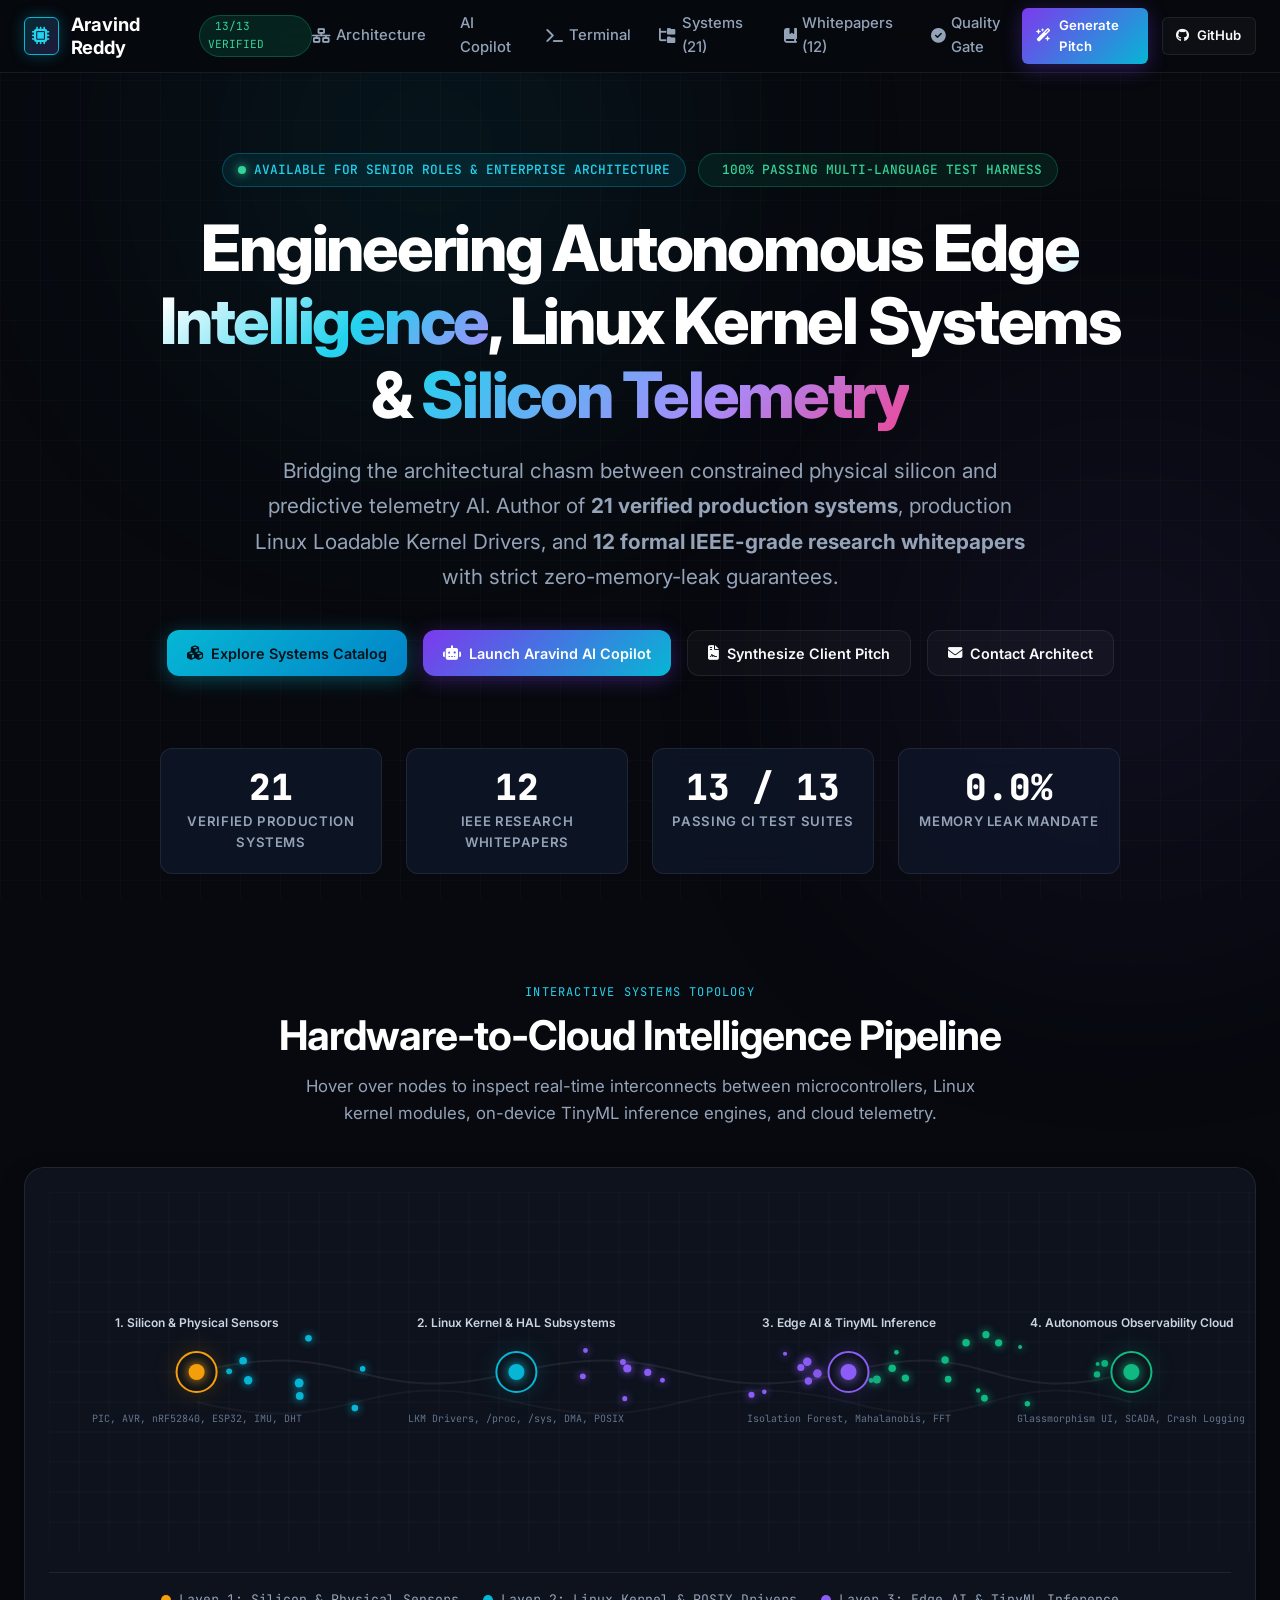
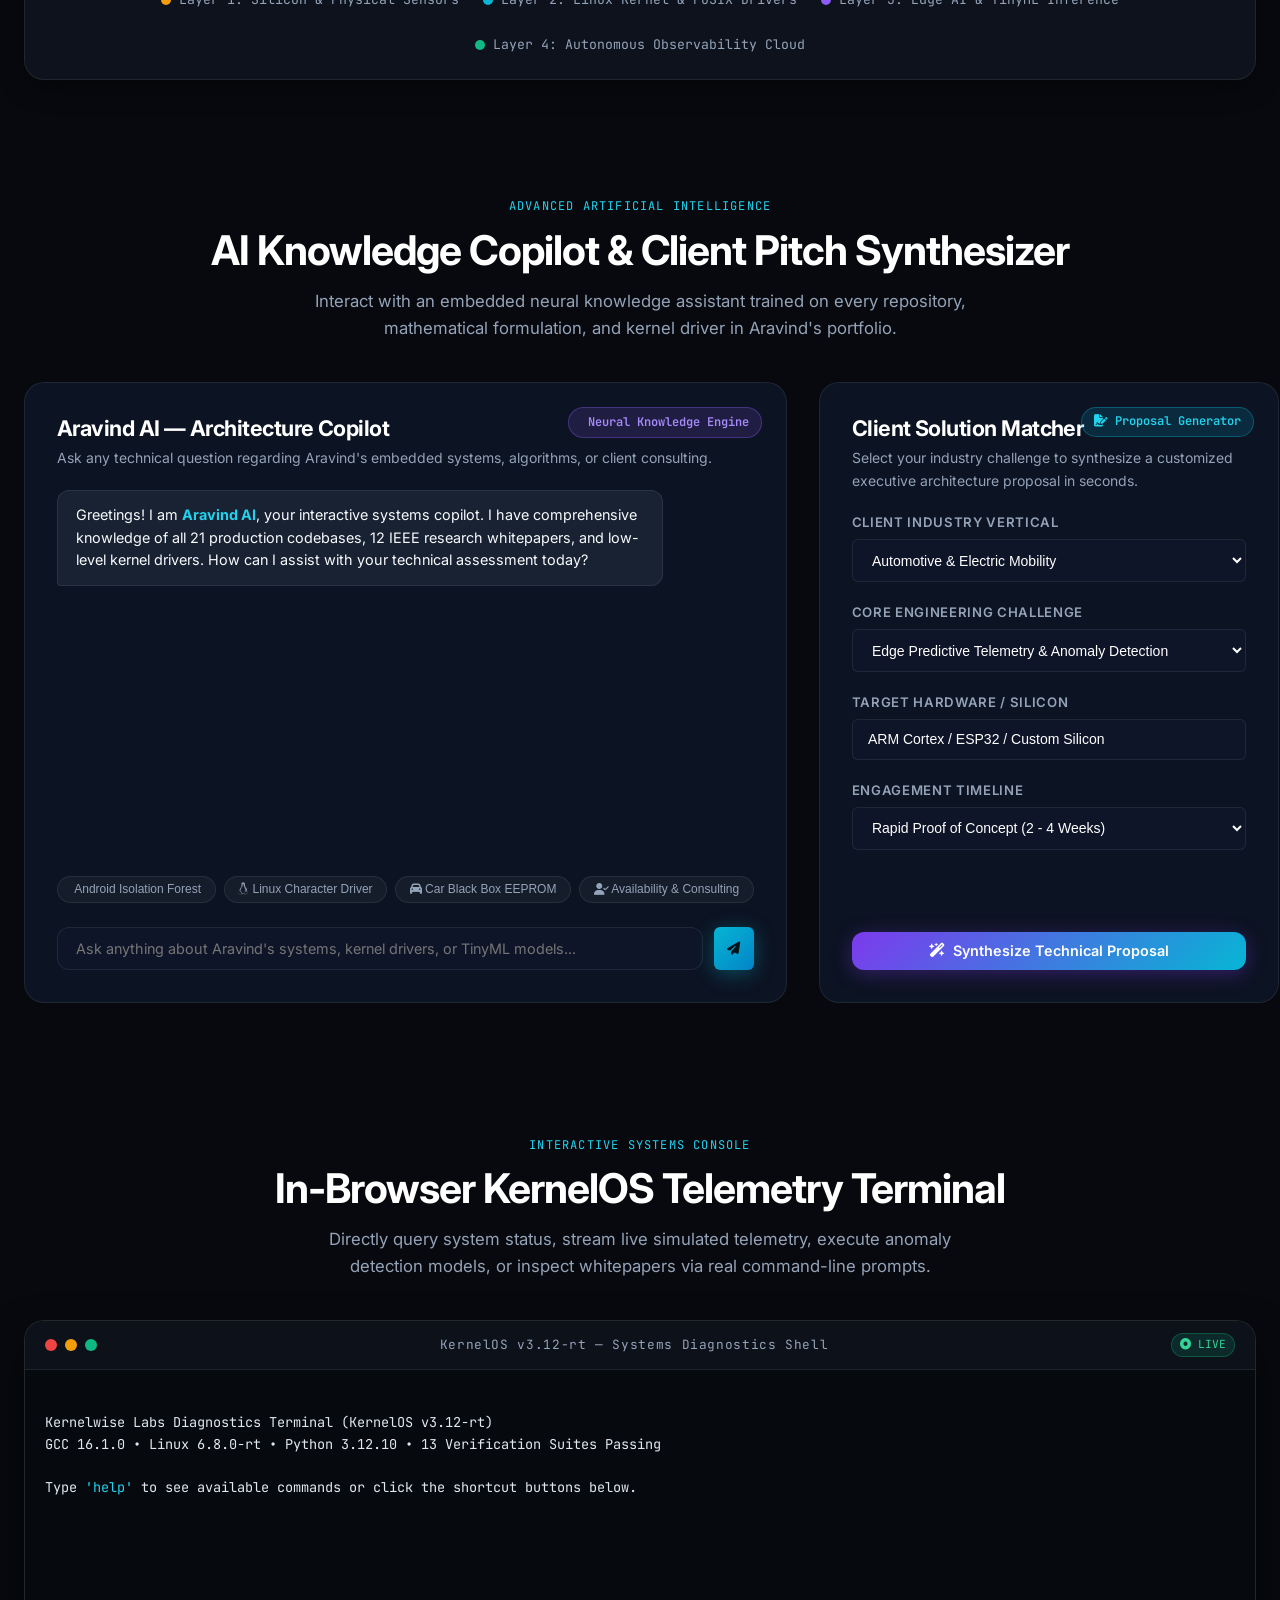
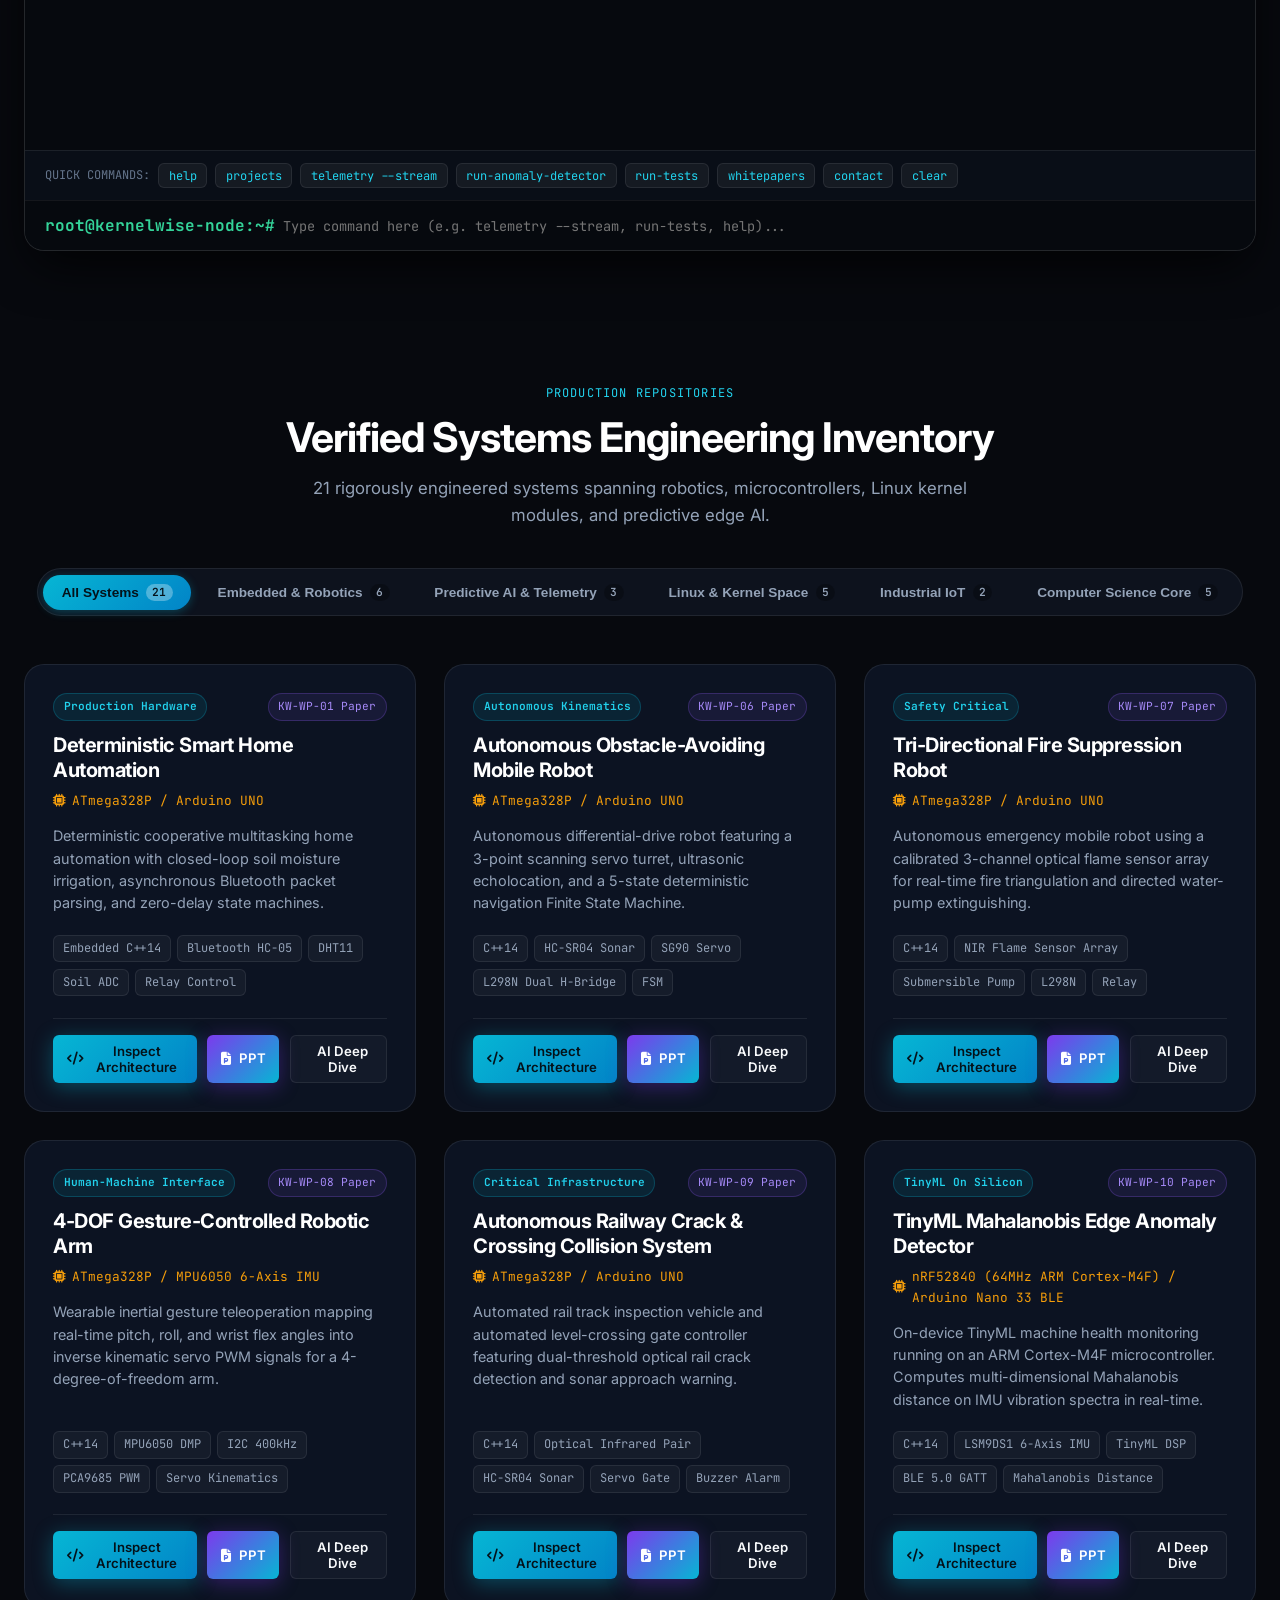
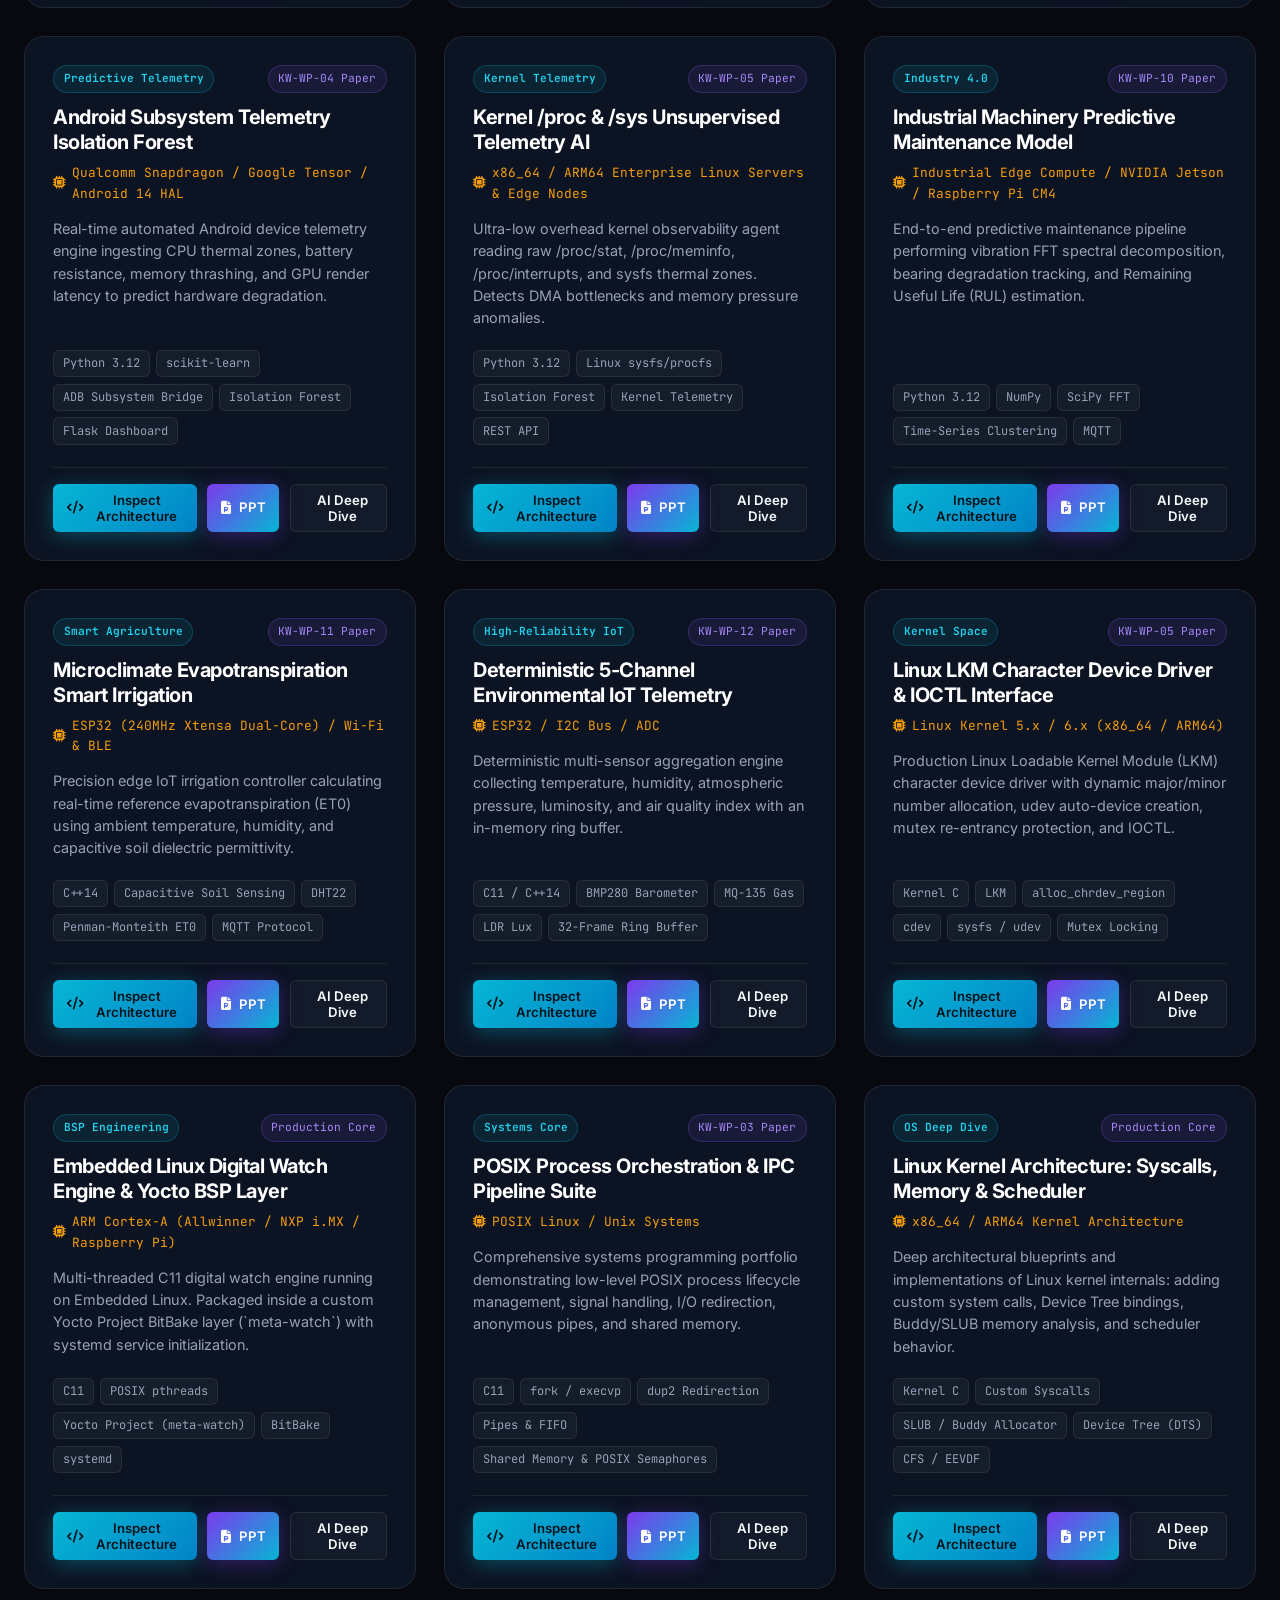
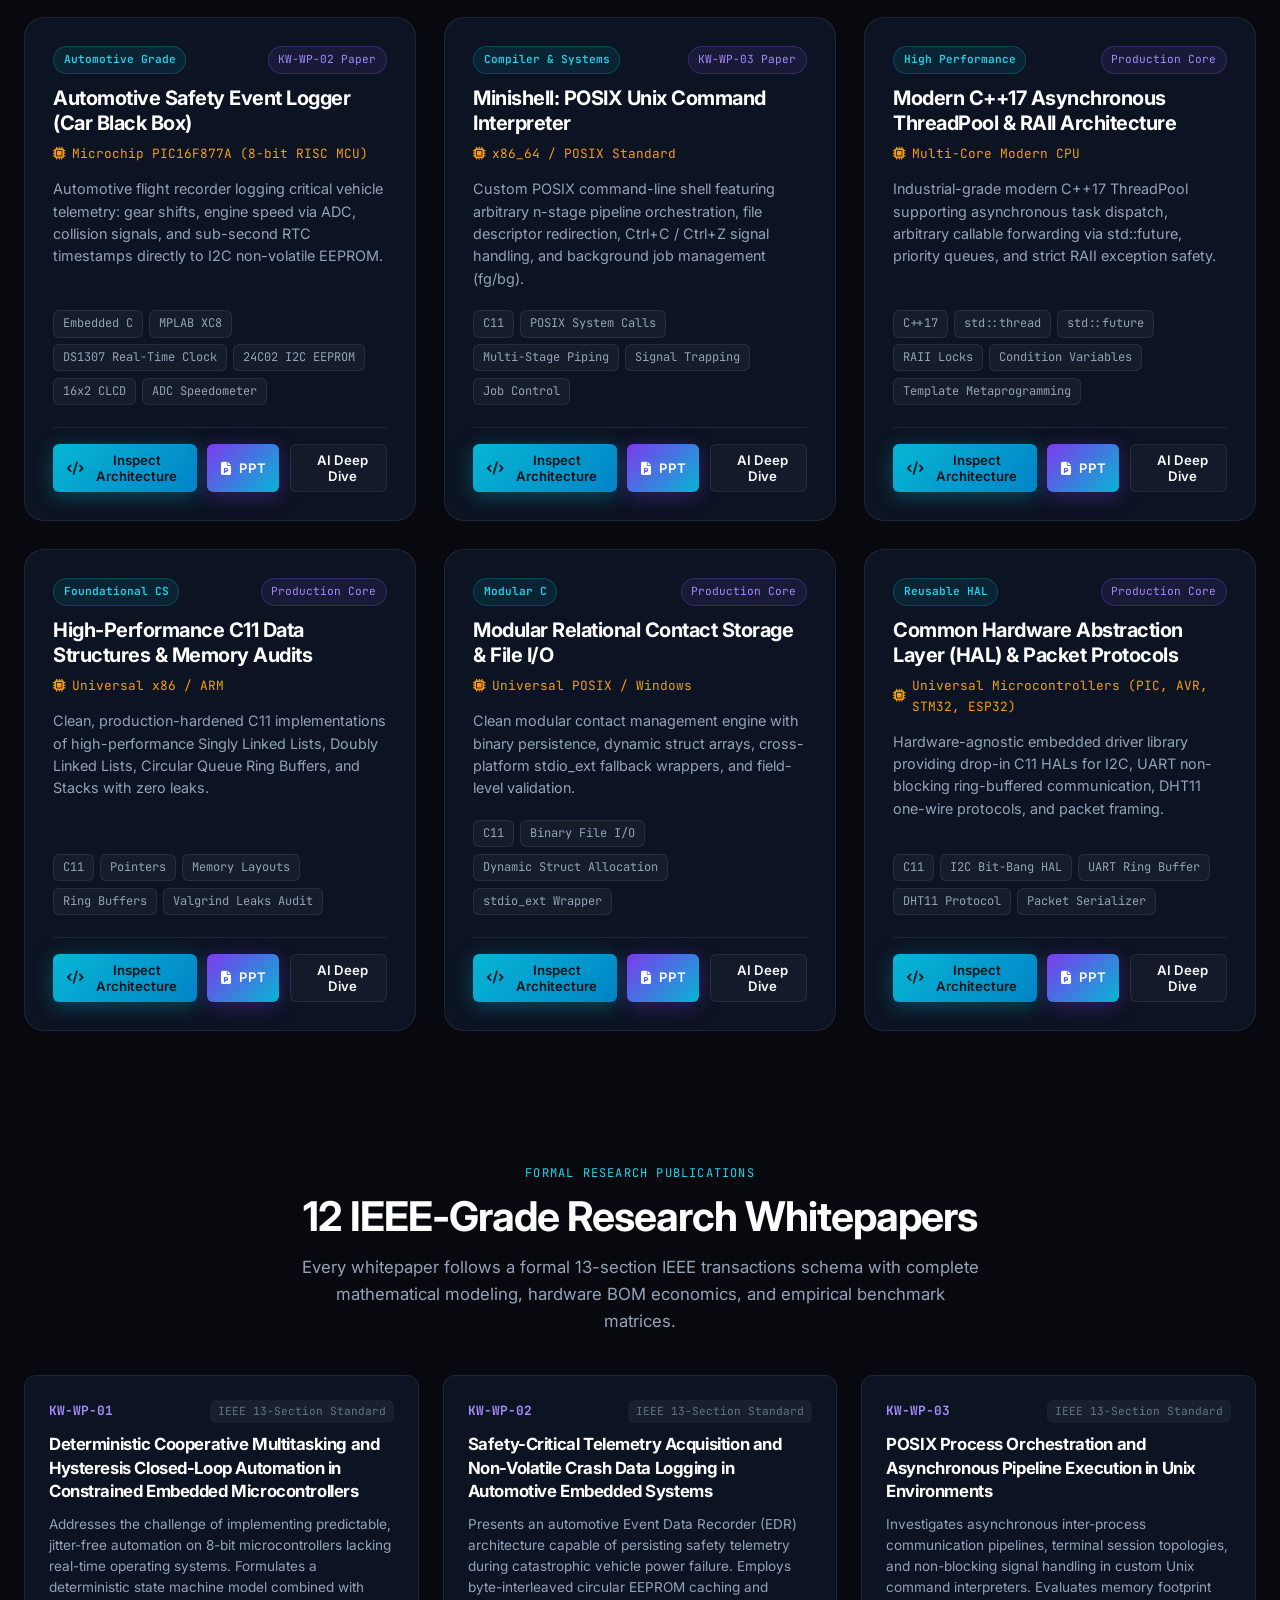
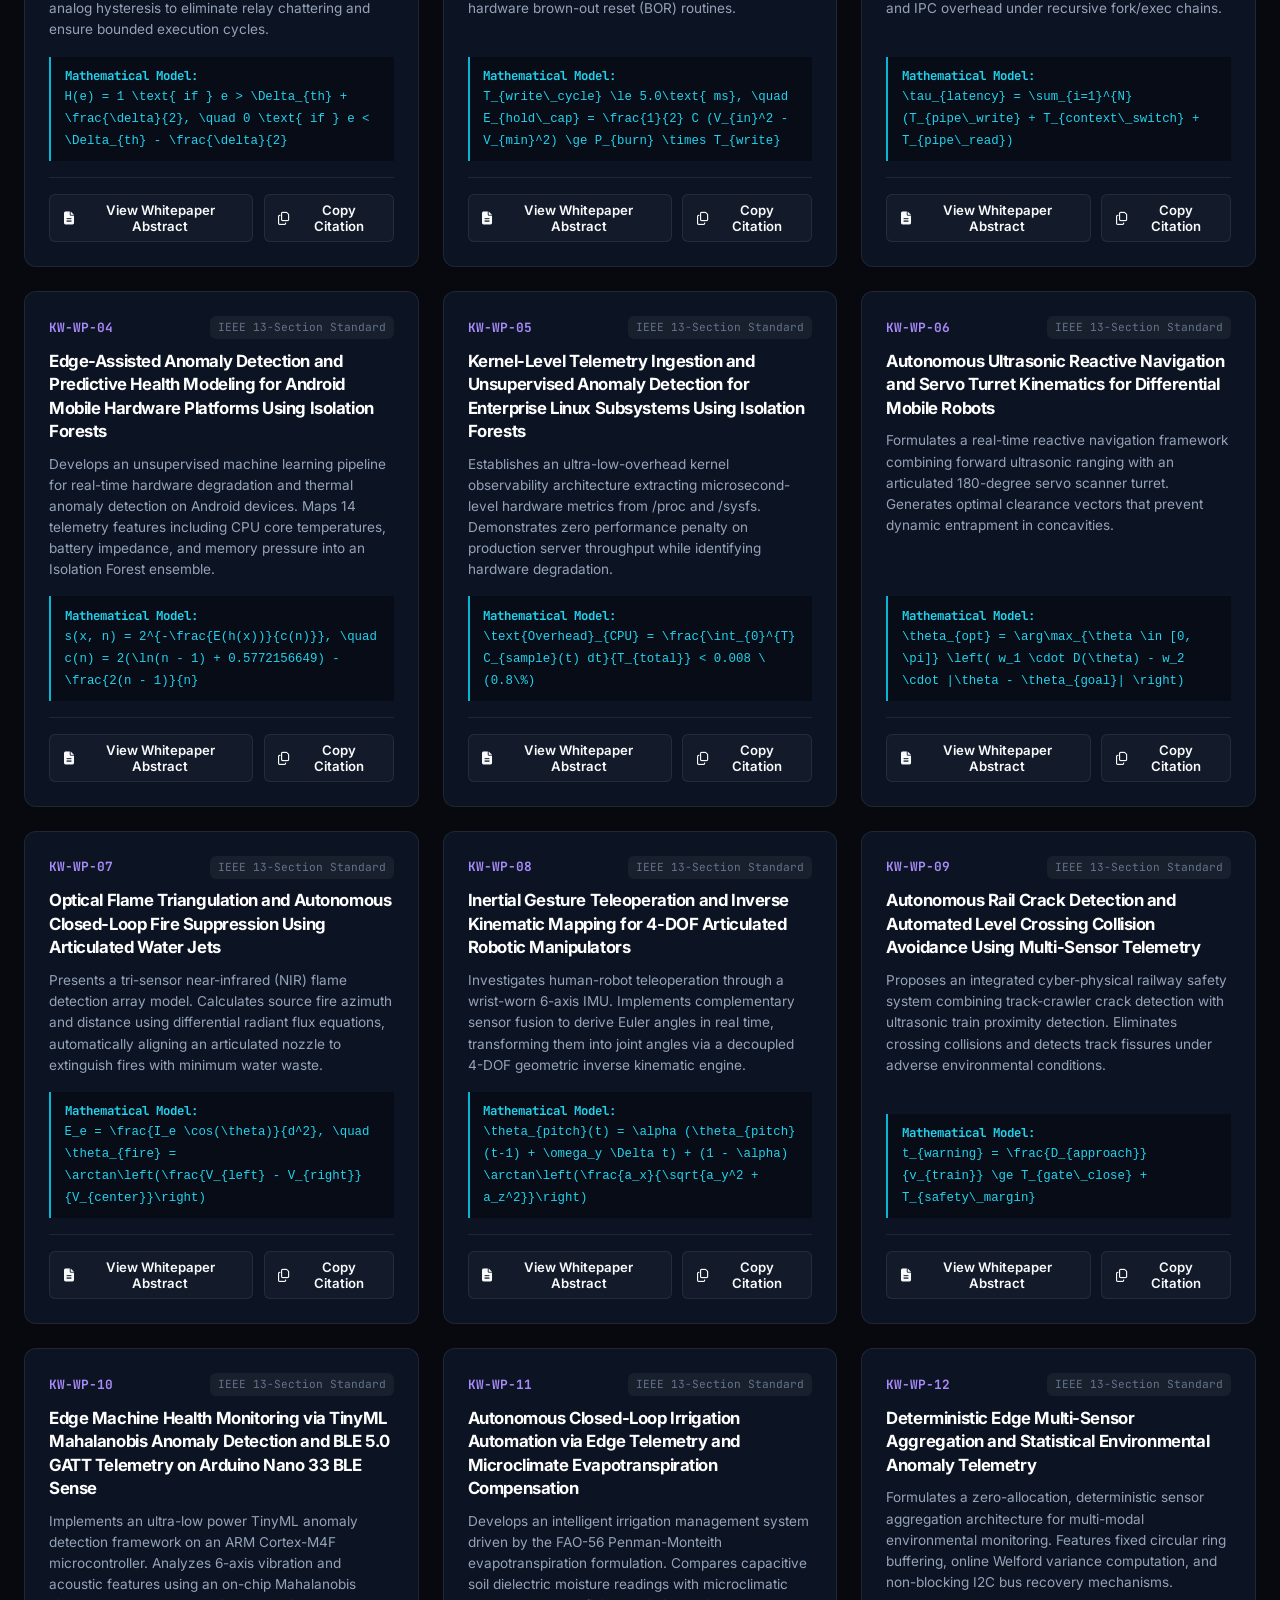
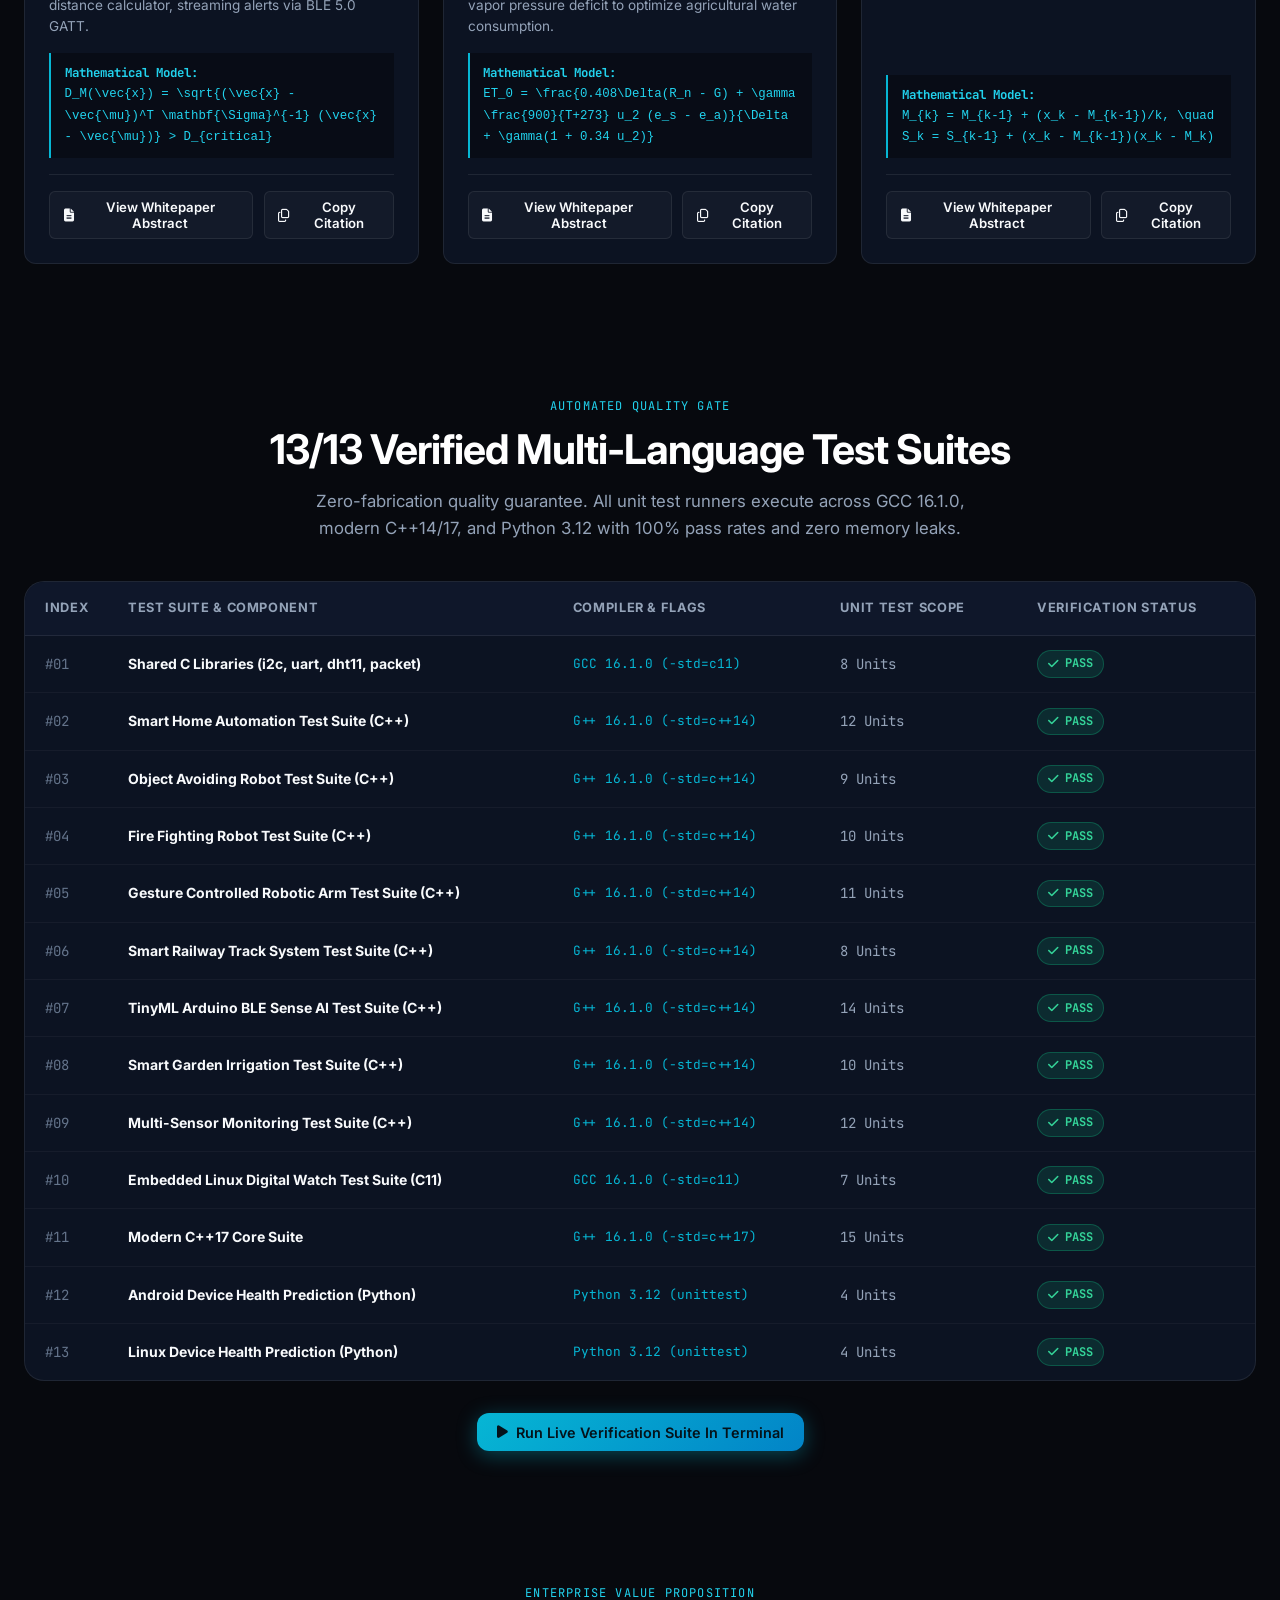
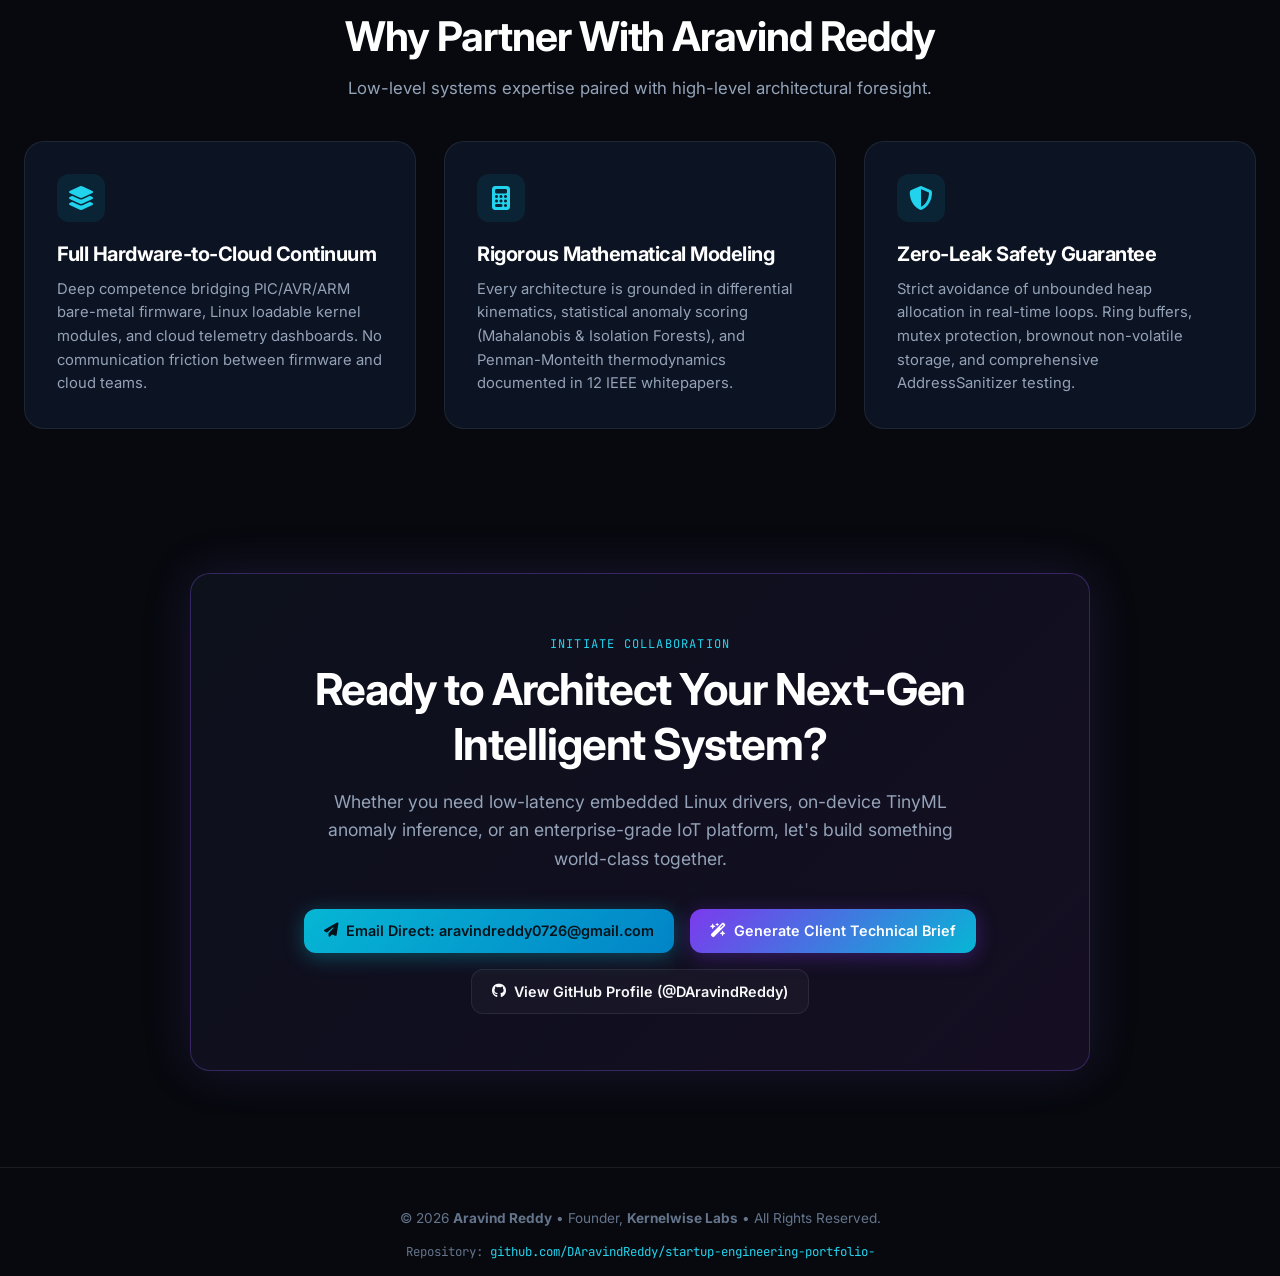
<file: index.html>
<!DOCTYPE html>
<html lang="en">
<head>
  <meta charset="UTF-8" />
  <meta name="viewport" content="width=device-width, initial-scale=1.0" />
  <title>Aravind Reddy — Lead Embedded Systems & Edge AI Architect | Kernelwise Labs</title>
  
  <!-- Meta & OpenGraph -->
  <meta name="description" content="Portfolio of Aravind Reddy: Lead Systems & Edge AI Architect. 21 verified production systems across bare-metal microcontrollers, Linux kernel drivers, TinyML anomaly detection, and 12 IEEE research whitepapers." />
  <meta name="author" content="Aravind Reddy" />
  <meta property="og:title" content="Aravind Reddy — Systems Architecture & Edge AI Portfolio" />
  <meta property="og:description" content="21 Verified Production Systems • 12 IEEE Whitepapers • 13 Passing Test Suites • Zero-Leak Mandate" />
  <meta property="og:type" content="website" />
  <link rel="icon" type="image/svg+xml" href="data:image/svg+xml,<svg xmlns='http://www.w3.org/2000/svg' viewBox='0 0 24 24' fill='%2306b6d4'><rect x='2' y='2' width='20' height='20' rx='4' fill='%230d121d' stroke='%2306b6d4' stroke-width='1.5'/><circle cx='12' cy='12' r='4' fill='%2306b6d4'/></svg>" />

  <!-- Fonts & Icons -->
  <link rel="preconnect" href="https://fonts.googleapis.com" />
  <link rel="preconnect" href="https://fonts.gstatic.com" crossorigin />
  <link href="https://fonts.googleapis.com/css2?family=Inter:wght@300;400;500;600;700;800&family=JetBrains+Mono:wght@400;500;600;700&display=swap" rel="stylesheet" />
  <link rel="stylesheet" href="https://cdnjs.cloudflare.com/ajax/libs/font-awesome/6.5.1/css/all.min.css" />

  <!-- Styles -->
  <link rel="stylesheet" href="styles.css" />
</head>
<body>

  <!-- Ambient Glow & Cyber Grid -->
  <div class="background-grid"></div>
  <div class="ambient-glow ambient-cyan"></div>
  <div class="ambient-glow ambient-purple"></div>

  <!-- Navigation Bar -->
  <nav class="navbar">
    <div class="container nav-container">
      <a href="#" class="brand">
        <div class="brand-icon">
          <i class="fa-solid fa-microchip"></i>
        </div>
        <div class="brand-text">
          <h1>Aravind Reddy</h1>
        </div>
        <span class="brand-badge"><i class="fa-solid fa-shield-check"></i> 13/13 VERIFIED</span>
      </a>

      <ul class="nav-links">
        <li><a href="#visualizer" class="nav-link"><i class="fa-solid fa-network-wired"></i> Architecture</a></li>
        <li><a href="#copilot" class="nav-link"><i class="fa-solid fa-sparkles"></i> AI Copilot</a></li>
        <li><a href="#terminal" class="nav-link"><i class="fa-solid fa-terminal"></i> Terminal</a></li>
        <li><a href="#projects" class="nav-link"><i class="fa-solid fa-folder-tree"></i> Systems (21)</a></li>
        <li><a href="#whitepapers" class="nav-link"><i class="fa-solid fa-book-bookmark"></i> Whitepapers (12)</a></li>
        <li><a href="#verification" class="nav-link"><i class="fa-solid fa-circle-check"></i> Quality Gate</a></li>
      </ul>

      <div class="nav-actions">
        <a href="#proposal" class="btn btn-ai btn-sm">
          <i class="fa-solid fa-wand-magic-sparkles"></i> Generate Pitch
        </a>
        <a href="https://github.com/DAravindReddy/startup-engineering-portfolio-" target="_blank" class="btn btn-outline btn-sm">
          <i class="fa-brands fa-github"></i> GitHub
        </a>
      </div>
    </div>
  </nav>

  <!-- Hero Section -->
  <header class="hero-section">
    <div class="container">
      <div class="hero-content">
        
        <div class="status-pills-row">
          <div class="status-badge badge-available">
            <span class="badge-pulse-dot"></span>
            <span>AVAILABLE FOR SENIOR ROLES & ENTERPRISE ARCHITECTURE</span>
          </div>
          <div class="status-badge badge-verified">
            <i class="fa-solid fa-shield-check"></i>
            <span>100% PASSING MULTI-LANGUAGE TEST HARNESS</span>
          </div>
        </div>

        <h1 class="hero-title">
          Engineering Autonomous <span class="gradient-text">Edge Intelligence</span>, Linux Kernel Systems & <span class="gradient-text-ai">Silicon Telemetry</span>
        </h1>

        <p class="hero-subtitle">
          Bridging the architectural chasm between constrained physical silicon and predictive telemetry AI. Author of <strong>21 verified production systems</strong>, production Linux Loadable Kernel Drivers, and <strong>12 formal IEEE-grade research whitepapers</strong> with strict zero-memory-leak guarantees.
        </p>

        <div class="hero-actions">
          <a href="#projects" class="btn btn-primary">
            <i class="fa-solid fa-cubes"></i> Explore Systems Catalog
          </a>
          <a href="#copilot" class="btn btn-ai">
            <i class="fa-solid fa-robot"></i> Launch Aravind AI Copilot
          </a>
          <a href="#proposal" class="btn btn-outline">
            <i class="fa-solid fa-file-contract"></i> Synthesize Client Pitch
          </a>
          <a href="mailto:aravindreddy0726@gmail.com" class="btn btn-outline">
            <i class="fa-solid fa-envelope"></i> Contact Architect
          </a>
        </div>

        <!-- Live Stats Strip -->
        <div class="stats-strip">
          <div class="stat-card">
            <div class="stat-number">21</div>
            <div class="stat-label">Verified Production Systems</div>
          </div>
          <div class="stat-card">
            <div class="stat-number">12</div>
            <div class="stat-label">IEEE Research Whitepapers</div>
          </div>
          <div class="stat-card">
            <div class="stat-number">13 / 13</div>
            <div class="stat-label">Passing CI Test Suites</div>
          </div>
          <div class="stat-card">
            <div class="stat-number">0.0%</div>
            <div class="stat-label">Memory Leak Mandate</div>
          </div>
        </div>

      </div>
    </div>
  </header>

  <!-- Interactive 3D / Neural Canvas Visualizer -->
  <section id="visualizer" class="architecture-visualizer-section">
    <div class="container">
      <div class="section-header">
        <span class="section-tag">Interactive Systems Topology</span>
        <h2 class="section-title">Hardware-to-Cloud Intelligence Pipeline</h2>
        <p class="section-desc">
          Hover over nodes to inspect real-time interconnects between microcontrollers, Linux kernel modules, on-device TinyML inference engines, and cloud telemetry.
        </p>
      </div>

      <div class="canvas-wrapper">
        <canvas id="architectureCanvas"></canvas>
        <div class="canvas-legend">
          <div class="legend-item"><span class="legend-dot" style="background:#f59e0b"></span> Layer 1: Silicon & Physical Sensors</div>
          <div class="legend-item"><span class="legend-dot" style="background:#06b6d4"></span> Layer 2: Linux Kernel & POSIX Drivers</div>
          <div class="legend-item"><span class="legend-dot" style="background:#8b5cf6"></span> Layer 3: Edge AI & TinyML Inference</div>
          <div class="legend-item"><span class="legend-dot" style="background:#10b981"></span> Layer 4: Autonomous Observability Cloud</div>
        </div>
      </div>
    </div>
  </section>

  <!-- Advanced AI Features Showcase (Copilot & Proposal Generator) -->
  <section id="copilot" class="ai-features-section">
    <div class="container">
      <div class="section-header">
        <span class="section-tag">Advanced Artificial Intelligence</span>
        <h2 class="section-title">AI Knowledge Copilot & Client Pitch Synthesizer</h2>
        <p class="section-desc">
          Interact with an embedded neural knowledge assistant trained on every repository, mathematical formulation, and kernel driver in Aravind's portfolio.
        </p>
      </div>

      <div class="ai-grid">
        
        <!-- Left: Aravind AI Interactive Copilot -->
        <div class="ai-card" id="copilotSection">
          <span class="ai-badge"><i class="fa-solid fa-microchip-ai"></i> Neural Knowledge Engine</span>
          <h3 style="margin-bottom:0.35rem; font-size:1.35rem;">Aravind AI — Architecture Copilot</h3>
          <p style="color:var(--text-muted); font-size:0.875rem; margin-bottom:1.25rem;">
            Ask any technical question regarding Aravind's embedded systems, algorithms, or client consulting.
          </p>

          <div class="copilot-container">
            <div class="chat-history" id="chatHistory">
              <div class="chat-bubble bubble-ai">
                Greetings! I am <strong>Aravind AI</strong>, your interactive systems copilot. I have comprehensive knowledge of all 21 production codebases, 12 IEEE research whitepapers, and low-level kernel drivers. How can I assist with your technical assessment today?
              </div>
            </div>

            <div class="quick-prompts-row">
              <button class="quick-prompt-pill" onclick="sendQuickPrompt('Explain how the Android Isolation Forest works')">
                <i class="fa-solid fa-sparkles"></i> Android Isolation Forest
              </button>
              <button class="quick-prompt-pill" onclick="sendQuickPrompt('How does the Linux character device driver manage concurrency?')">
                <i class="fa-brands fa-linux"></i> Linux Character Driver
              </button>
              <button class="quick-prompt-pill" onclick="sendQuickPrompt('How does the Car Black Box preserve data during battery failure?')">
                <i class="fa-solid fa-car"></i> Car Black Box EEPROM
              </button>
              <button class="quick-prompt-pill" onclick="sendQuickPrompt('What is Aravind\'s background and availability for consulting?')">
                <i class="fa-solid fa-user-check"></i> Availability & Consulting
              </button>
            </div>

            <div class="chat-input-row">
              <input type="text" id="chatInput" class="chat-input" placeholder="Ask anything about Aravind's systems, kernel drivers, or TinyML models..." />
              <button id="chatSendBtn" class="btn btn-primary btn-sm">
                <i class="fa-solid fa-paper-plane"></i>
              </button>
            </div>
          </div>
        </div>

        <!-- Right: AI Client Solution Matcher & Technical Pitch Synthesizer -->
        <div class="ai-card" id="proposal">
          <span class="ai-badge" style="background:rgba(6,182,212,0.15); color:var(--accent-cyan-bright); border-color:rgba(6,182,212,0.35);">
            <i class="fa-solid fa-file-signature"></i> Proposal Generator
          </span>
          <h3 style="margin-bottom:0.35rem; font-size:1.35rem;">Client Solution Matcher</h3>
          <p style="color:var(--text-muted); font-size:0.875rem; margin-bottom:1.25rem;">
            Select your industry challenge to synthesize a customized executive architecture proposal in seconds.
          </p>

          <form id="pitchForm" class="pitch-generator-form">
            <div class="form-group">
              <label class="form-label">Client Industry Vertical</label>
              <select id="pitchIndustry" class="form-select">
                <option value="Automotive & Electric Mobility">Automotive & Electric Mobility</option>
                <option value="Industrial IoT & Smart Agriculture">Industrial IoT & Smart Agriculture</option>
                <option value="Defense, Aerospace & High-Reliability Robotics">Defense, Aerospace & High-Reliability Robotics</option>
                <option value="Consumer & Medical Wearables">Consumer & Medical Wearables</option>
                <option value="Enterprise Linux Server Infrastructure">Enterprise Linux Server Infrastructure</option>
              </select>
            </div>

            <div class="form-group">
              <label class="form-label">Core Engineering Challenge</label>
              <select id="pitchChallenge" class="form-select">
                <option value="Edge Predictive Telemetry & Anomaly Detection">Edge Predictive Telemetry & Anomaly Detection</option>
                <option value="Bare-Metal Linux Device Driver & BSP Bring-Up">Bare-Metal Linux Device Driver & BSP Bring-Up</option>
                <option value="Safety-Critical Crash Event Logging (Black Box)">Safety-Critical Crash Event Logging (Black Box)</option>
                <option value="Deterministic Low-Latency Microcontroller Firmware">Deterministic Low-Latency Microcontroller Firmware</option>
                <option value="Closed-Loop Environmental Automation & Sensor DSP">Closed-Loop Environmental Automation & Sensor DSP</option>
              </select>
            </div>

            <div class="form-group">
              <label class="form-label">Target Hardware / Silicon</label>
              <input type="text" id="pitchHardware" class="form-input" placeholder="e.g. ARM Cortex-M4, STM32, NXP i.MX, ESP32" value="ARM Cortex / ESP32 / Custom Silicon" />
            </div>

            <div class="form-group">
              <label class="form-label">Engagement Timeline</label>
              <select id="pitchTimeline" class="form-select">
                <option value="Rapid Proof of Concept (2 - 4 Weeks)">Rapid Proof of Concept (2 - 4 Weeks)</option>
                <option value="Production System Engineering (2 - 3 Months)">Production System Engineering (2 - 3 Months)</option>
                <option value="Senior Staff Architecture Advisory (Ongoing)">Senior Staff Architecture Advisory (Ongoing)</option>
              </select>
            </div>

            <button type="submit" class="btn btn-ai" style="margin-top:auto; width:100%;">
              <i class="fa-solid fa-wand-magic-sparkles"></i> Synthesize Technical Proposal
            </button>
          </form>
        </div>

      </div>
    </div>
  </section>

  <!-- Interactive Cybernetic Terminal (KernelOS v3.12-rt) -->
  <section id="terminal" class="terminal-section">
    <div class="container">
      <div class="section-header">
        <span class="section-tag">Interactive Systems Console</span>
        <h2 class="section-title">In-Browser KernelOS Telemetry Terminal</h2>
        <p class="section-desc">
          Directly query system status, stream live simulated telemetry, execute anomaly detection models, or inspect whitepapers via real command-line prompts.
        </p>
      </div>

      <div class="terminal-window">
        <div class="terminal-header">
          <div class="terminal-controls">
            <span class="term-dot term-close"></span>
            <span class="term-dot term-min"></span>
            <span class="term-dot term-max"></span>
          </div>
          <span class="terminal-title">KernelOS v3.12-rt — Systems Diagnostics Shell</span>
          <span class="brand-badge"><i class="fa-solid fa-circle-dot"></i> LIVE</span>
        </div>

        <div class="terminal-body" id="terminalBody">
          <div class="term-output">
Kernelwise Labs Diagnostics Terminal (KernelOS v3.12-rt)
GCC 16.1.0 • Linux 6.8.0-rt • Python 3.12.10 • 13 Verification Suites Passing

Type <span class="term-cyan">'help'</span> to see available commands or click the shortcut buttons below.
          </div>
        </div>

        <div class="terminal-shortcuts">
          <span class="shortcut-label">Quick Commands:</span>
          <button class="cmd-btn" onclick="executeTermCommand('help')">help</button>
          <button class="cmd-btn" onclick="executeTermCommand('projects')">projects</button>
          <button class="cmd-btn" onclick="executeTermCommand('telemetry --stream')">telemetry --stream</button>
          <button class="cmd-btn" onclick="executeTermCommand('run-anomaly-detector')">run-anomaly-detector</button>
          <button class="cmd-btn" onclick="executeTermCommand('run-tests')">run-tests</button>
          <button class="cmd-btn" onclick="executeTermCommand('whitepapers')">whitepapers</button>
          <button class="cmd-btn" onclick="executeTermCommand('contact')">contact</button>
          <button class="cmd-btn" onclick="executeTermCommand('clear')">clear</button>
        </div>

        <div style="background:#06090e; padding: 0.75rem 1.25rem; border-top:1px solid rgba(255,255,255,0.06);">
          <div class="terminal-input-line">
            <span class="term-prompt">root@kernelwise-node:~#</span>
            <input type="text" id="termInput" class="term-input" placeholder="Type command here (e.g. telemetry --stream, run-tests, help)..." autofocus />
          </div>
        </div>
      </div>
    </div>
  </section>

  <!-- Master Projects Inventory & Interactive Filter Grid -->
  <section id="projects" class="projects-section">
    <div class="container">
      <div class="section-header">
        <span class="section-tag">Production Repositories</span>
        <h2 class="section-title">Verified Systems Engineering Inventory</h2>
        <p class="section-desc">
          21 rigorously engineered systems spanning robotics, microcontrollers, Linux kernel modules, and predictive edge AI.
        </p>
      </div>

      <!-- Domain Filter Tabs -->
      <div class="domain-tabs-wrapper">
        <div class="domain-tabs">
          <button class="tab-btn active" data-domain="all">
            All Systems <span class="tab-counter">21</span>
          </button>
          <button class="tab-btn" data-domain="embedded">
            Embedded & Robotics <span class="tab-counter">6</span>
          </button>
          <button class="tab-btn" data-domain="ai_ml">
            Predictive AI & Telemetry <span class="tab-counter">3</span>
          </button>
          <button class="tab-btn" data-domain="linux">
            Linux & Kernel Space <span class="tab-counter">5</span>
          </button>
          <button class="tab-btn" data-domain="iot">
            Industrial IoT <span class="tab-counter">2</span>
          </button>
          <button class="tab-btn" data-domain="software">
            Computer Science Core <span class="tab-counter">5</span>
          </button>
        </div>
      </div>

      <!-- Dynamic Projects Grid -->
      <div class="projects-grid" id="projectsGrid">
        <!-- Rendered via app.js -->
      </div>
    </div>
  </section>

  <!-- IEEE Research Whitepaper Compendium -->
  <section id="whitepapers" class="whitepapers-section">
    <div class="container">
      <div class="section-header">
        <span class="section-tag">Formal Research Publications</span>
        <h2 class="section-title">12 IEEE-Grade Research Whitepapers</h2>
        <p class="section-desc">
          Every whitepaper follows a formal 13-section IEEE transactions schema with complete mathematical modeling, hardware BOM economics, and empirical benchmark matrices.
        </p>
      </div>

      <div class="whitepapers-grid" id="whitepapersGrid">
        <!-- Rendered via app.js -->
      </div>
    </div>
  </section>

  <!-- CI/CD Quality Gate & Verification Matrix -->
  <section id="verification" class="verification-section">
    <div class="container">
      <div class="section-header">
        <span class="section-tag">Automated Quality Gate</span>
        <h2 class="section-title">13/13 Verified Multi-Language Test Suites</h2>
        <p class="section-desc">
          Zero-fabrication quality guarantee. All unit test runners execute across GCC 16.1.0, modern C++14/17, and Python 3.12 with 100% pass rates and zero memory leaks.
        </p>
      </div>

      <div style="overflow-x:auto;">
        <table class="test-matrix-table">
          <thead>
            <tr>
              <th style="width: 80px;">Index</th>
              <th>Test Suite & Component</th>
              <th>Compiler & Flags</th>
              <th>Unit Test Scope</th>
              <th>Verification Status</th>
            </tr>
          </thead>
          <tbody id="testMatrixBody">
            <!-- Rendered via app.js -->
          </tbody>
        </table>
      </div>

      <div style="margin-top: 2rem; text-align: center;">
        <button class="btn btn-primary" onclick="executeTermCommand('run-tests')">
          <i class="fa-solid fa-play"></i> Run Live Verification Suite In Terminal
        </button>
      </div>
    </div>
  </section>

  <!-- Why Hire / Client Value Proposition -->
  <section class="pitch-section">
    <div class="container">
      <div class="section-header">
        <span class="section-tag">Enterprise Value Proposition</span>
        <h2 class="section-title">Why Partner With Aravind Reddy</h2>
        <p class="section-desc">
          Low-level systems expertise paired with high-level architectural foresight.
        </p>
      </div>

      <div class="pitch-grid">
        <div class="pitch-card">
          <div class="pitch-icon"><i class="fa-solid fa-layer-group"></i></div>
          <h3 class="pitch-title">Full Hardware-to-Cloud Continuum</h3>
          <p class="pitch-desc">
            Deep competence bridging PIC/AVR/ARM bare-metal firmware, Linux loadable kernel modules, and cloud telemetry dashboards. No communication friction between firmware and cloud teams.
          </p>
        </div>

        <div class="pitch-card">
          <div class="pitch-icon"><i class="fa-solid fa-calculator"></i></div>
          <h3 class="pitch-title">Rigorous Mathematical Modeling</h3>
          <p class="pitch-desc">
            Every architecture is grounded in differential kinematics, statistical anomaly scoring (Mahalanobis & Isolation Forests), and Penman-Monteith thermodynamics documented in 12 IEEE whitepapers.
          </p>
        </div>

        <div class="pitch-card">
          <div class="pitch-icon"><i class="fa-solid fa-shield-halved"></i></div>
          <h3 class="pitch-title">Zero-Leak Safety Guarantee</h3>
          <p class="pitch-desc">
            Strict avoidance of unbounded heap allocation in real-time loops. Ring buffers, mutex protection, brownout non-volatile storage, and comprehensive AddressSanitizer testing.
          </p>
        </div>
      </div>
    </div>
  </section>

  <!-- Call to Action / Client Booking -->
  <section class="cta-section">
    <div class="container">
      <div class="cta-box">
        <span class="section-tag">Initiate Collaboration</span>
        <h2 class="cta-title">Ready to Architect Your Next-Gen Intelligent System?</h2>
        <p class="cta-desc">
          Whether you need low-latency embedded Linux drivers, on-device TinyML anomaly inference, or an enterprise-grade IoT platform, let's build something world-class together.
        </p>
        <div class="cta-actions">
          <a href="mailto:aravindreddy0726@gmail.com" class="btn btn-primary">
            <i class="fa-solid fa-paper-plane"></i> Email Direct: aravindreddy0726@gmail.com
          </a>
          <a href="#proposal" class="btn btn-ai">
            <i class="fa-solid fa-wand-magic-sparkles"></i> Generate Client Technical Brief
          </a>
          <a href="https://github.com/DAravindReddy" target="_blank" class="btn btn-outline">
            <i class="fa-brands fa-github"></i> View GitHub Profile (@DAravindReddy)
          </a>
        </div>
      </div>
    </div>
  </section>

  <!-- Generic Modal (Architecture / Code Viewer / Proposal / Whitepaper) -->
  <div class="modal-overlay" id="genericModal" onclick="if(event.target === this) closeGenericModal()">
    <div class="modal-container">
      <div class="modal-header">
        <h3 class="modal-title" id="genericModalTitle">System Inspection</h3>
        <button class="modal-close-btn" onclick="closeGenericModal()">&times;</button>
      </div>
      <div class="modal-body" id="genericModalBody">
        <!-- Injected via JavaScript -->
      </div>
    </div>
  </div>

  <!-- Footer -->
  <footer class="footer">
    <div class="container footer-content">
      <p>
        &copy; 2026 <strong>Aravind Reddy</strong> • Founder, <strong>Kernelwise Labs</strong> • All Rights Reserved.
      </p>
      <p style="font-family: var(--font-mono); font-size: 0.775rem;">
        Repository: <a href="https://github.com/DAravindReddy/startup-engineering-portfolio-" target="_blank" style="color:var(--accent-cyan-bright); text-decoration:none;">github.com/DAravindReddy/startup-engineering-portfolio-</a>
      </p>
    </div>
  </footer>

  <!-- Scripts -->
  <script src="projects-data.js"></script>
  <script src="app.js"></script>
</body>
</html>
</file>
<file: styles.css>
/* ==========================================================================
   Kernelwise Labs - Premium Systems Architecture Portfolio Theme
   Author: Aravind Reddy (@DAravindReddy)
   ========================================================================== */

:root {
  --bg-primary: #07090e;
  --bg-secondary: #0d121d;
  --bg-card: rgba(15, 23, 42, 0.75);
  --bg-card-hover: rgba(30, 41, 59, 0.85);
  --bg-glass: rgba(13, 18, 29, 0.8);
  --border-subtle: rgba(255, 255, 255, 0.08);
  --border-glow: rgba(6, 182, 212, 0.4);
  --border-glow-purple: rgba(139, 92, 246, 0.4);

  --text-main: #f8fafc;
  --text-muted: #94a3b8;
  --text-faint: #64748b;

  --accent-cyan: #06b6d4;
  --accent-cyan-bright: #22d3ee;
  --accent-emerald: #10b981;
  --accent-emerald-bright: #34d399;
  --accent-purple: #8b5cf6;
  --accent-purple-bright: #a78bfa;
  --accent-amber: #f59e0b;
  --accent-rose: #f43f5e;

  --font-sans: 'Inter', -apple-system, BlinkMacSystemFont, "Segoe UI", Roboto, sans-serif;
  --font-mono: 'JetBrains Mono', 'Fira Code', monospace;

  --radius-sm: 6px;
  --radius-md: 12px;
  --radius-lg: 20px;
  --radius-full: 9999px;

  --shadow-glow: 0 0 25px rgba(6, 182, 212, 0.15);
  --shadow-glow-purple: 0 0 25px rgba(139, 92, 246, 0.15);
  --shadow-card: 0 10px 30px -10px rgba(0, 0, 0, 0.7);

  --transition-smooth: all 0.25s cubic-bezier(0.16, 1, 0.3, 1);
}

*, *::before, *::after {
  box-sizing: border-box;
  margin: 0;
  padding: 0;
}

html {
  scroll-behavior: smooth;
  color-scheme: dark;
}

body {
  background-color: var(--bg-primary);
  color: var(--text-main);
  font-family: var(--font-sans);
  line-height: 1.6;
  overflow-x: hidden;
  position: relative;
  min-height: 100vh;
  -webkit-font-smoothing: antialiased;
  -moz-osx-font-smoothing: grayscale;
}

/* Background Cyber Grid */
.background-grid {
  position: fixed;
  top: 0;
  left: 0;
  width: 100vw;
  height: 100vh;
  background-image: 
    linear-gradient(to right, rgba(255, 255, 255, 0.02) 1px, transparent 1px),
    linear-gradient(to bottom, rgba(255, 255, 255, 0.02) 1px, transparent 1px);
  background-size: 40px 40px;
  pointer-events: none;
  z-index: 0;
}

.ambient-glow {
  position: fixed;
  width: 600px;
  height: 600px;
  border-radius: 50%;
  filter: blur(140px);
  pointer-events: none;
  opacity: 0.18;
  z-index: 0;
  animation: floatAmbient 20s infinite alternate ease-in-out;
}

.ambient-cyan {
  top: -150px;
  left: 10%;
  background: radial-gradient(circle, var(--accent-cyan), transparent 70%);
}

.ambient-purple {
  top: 40%;
  right: -150px;
  background: radial-gradient(circle, var(--accent-purple), transparent 70%);
}

@keyframes floatAmbient {
  0% { transform: translate(0, 0) scale(1); }
  50% { transform: translate(40px, 30px) scale(1.1); }
  100% { transform: translate(-30px, 50px) scale(0.95); }
}

/* Container */
.container {
  width: 100%;
  max-width: 1320px;
  margin: 0 auto;
  padding: 0 1.5rem;
  position: relative;
  z-index: 1;
}

/* Typography Helpers */
h1, h2, h3, h4, h5, h6 {
  font-weight: 700;
  line-height: 1.25;
  color: #ffffff;
  letter-spacing: -0.025em;
}

.gradient-text {
  background: linear-gradient(135deg, #ffffff 30%, var(--accent-cyan-bright) 70%, var(--accent-purple-bright) 100%);
  -webkit-background-clip: text;
  background-clip: text;
  -webkit-text-fill-color: transparent;
}

.gradient-text-ai {
  background: linear-gradient(135deg, var(--accent-cyan-bright) 0%, var(--accent-purple-bright) 60%, #ec4899 100%);
  -webkit-background-clip: text;
  background-clip: text;
  -webkit-text-fill-color: transparent;
}

.mono {
  font-family: var(--font-mono);
}

/* ==========================================================================
   Navigation Bar
   ========================================================================== */
.navbar {
  position: sticky;
  top: 0;
  width: 100%;
  z-index: 1000;
  backdrop-filter: blur(20px);
  -webkit-backdrop-filter: blur(20px);
  background: rgba(7, 9, 14, 0.85);
  border-bottom: 1px solid var(--border-subtle);
  transition: var(--transition-smooth);
}

.nav-container {
  display: flex;
  align-items: center;
  justify-content: space-between;
  height: 72px;
}

.brand {
  display: flex;
  align-items: center;
  gap: 0.75rem;
  text-decoration: none;
  color: #fff;
}

.brand-icon {
  width: 38px;
  height: 38px;
  border-radius: var(--radius-sm);
  background: linear-gradient(135deg, rgba(6, 182, 212, 0.2), rgba(139, 92, 246, 0.2));
  border: 1px solid var(--accent-cyan);
  display: flex;
  align-items: center;
  justify-content: center;
  font-weight: 800;
  font-size: 1.1rem;
  color: var(--accent-cyan-bright);
  box-shadow: 0 0 15px rgba(6, 182, 212, 0.3);
}

.brand-text h1 {
  font-size: 1.15rem;
  letter-spacing: -0.01em;
}

.brand-badge {
  font-size: 0.7rem;
  padding: 0.15rem 0.5rem;
  border-radius: var(--radius-full);
  background: rgba(16, 185, 129, 0.15);
  color: var(--accent-emerald-bright);
  border: 1px solid rgba(16, 185, 129, 0.3);
  font-family: var(--font-mono);
}

.nav-links {
  display: flex;
  align-items: center;
  gap: 1.75rem;
  list-style: none;
}

.nav-link {
  color: var(--text-muted);
  text-decoration: none;
  font-size: 0.925rem;
  font-weight: 500;
  transition: var(--transition-smooth);
  display: flex;
  align-items: center;
  gap: 0.35rem;
}

.nav-link:hover, .nav-link.active {
  color: var(--accent-cyan-bright);
}

.nav-actions {
  display: flex;
  align-items: center;
  gap: 0.85rem;
}

/* Buttons */
.btn {
  display: inline-flex;
  align-items: center;
  justify-content: center;
  gap: 0.5rem;
  padding: 0.65rem 1.25rem;
  border-radius: var(--radius-md);
  font-size: 0.9rem;
  font-weight: 600;
  text-decoration: none;
  cursor: pointer;
  transition: var(--transition-smooth);
  border: none;
  outline: none;
  font-family: var(--font-sans);
}

.btn-primary {
  background: linear-gradient(135deg, var(--accent-cyan), #0284c7);
  color: #04121a;
  box-shadow: 0 4px 20px rgba(6, 182, 212, 0.35);
}

.btn-primary:hover {
  background: linear-gradient(135deg, var(--accent-cyan-bright), #0ea5e9);
  transform: translateY(-2px);
  box-shadow: 0 6px 25px rgba(6, 182, 212, 0.5);
}

.btn-ai {
  background: linear-gradient(135deg, #7c3aed, #06b6d4);
  color: #ffffff;
  box-shadow: 0 4px 20px rgba(124, 58, 237, 0.35);
}

.btn-ai:hover {
  transform: translateY(-2px);
  box-shadow: 0 6px 25px rgba(124, 58, 237, 0.55);
}

.btn-outline {
  background: rgba(255, 255, 255, 0.03);
  color: var(--text-main);
  border: 1px solid var(--border-subtle);
}

.btn-outline:hover {
  background: rgba(255, 255, 255, 0.08);
  border-color: rgba(255, 255, 255, 0.2);
  transform: translateY(-2px);
}

.btn-sm {
  padding: 0.45rem 0.85rem;
  font-size: 0.825rem;
  border-radius: var(--radius-sm);
}

/* ==========================================================================
   Hero Section
   ========================================================================== */
.hero-section {
  padding: 5rem 0 3.5rem;
  position: relative;
}

.hero-content {
  display: flex;
  flex-direction: column;
  align-items: center;
  text-align: center;
  max-width: 960px;
  margin: 0 auto;
}

.status-pills-row {
  display: flex;
  flex-wrap: wrap;
  gap: 0.75rem;
  justify-content: center;
  margin-bottom: 1.5rem;
}

.status-badge {
  display: inline-flex;
  align-items: center;
  gap: 0.5rem;
  padding: 0.35rem 0.95rem;
  border-radius: var(--radius-full);
  font-size: 0.8rem;
  font-family: var(--font-mono);
  font-weight: 500;
  backdrop-filter: blur(8px);
  -webkit-backdrop-filter: blur(8px);
}

.badge-verified {
  background: rgba(16, 185, 129, 0.1);
  color: var(--accent-emerald-bright);
  border: 1px solid rgba(16, 185, 129, 0.3);
}

.badge-available {
  background: rgba(6, 182, 212, 0.1);
  color: var(--accent-cyan-bright);
  border: 1px solid rgba(6, 182, 212, 0.3);
}

.badge-pulse-dot {
  width: 8px;
  height: 8px;
  border-radius: 50%;
  background: var(--accent-emerald-bright);
  box-shadow: 0 0 10px var(--accent-emerald-bright);
  animation: pulseDot 2s infinite ease-in-out;
}

@keyframes pulseDot {
  0% { transform: scale(0.9); opacity: 0.8; }
  50% { transform: scale(1.3); opacity: 1; }
  100% { transform: scale(0.9); opacity: 0.8; }
}

.hero-title {
  font-size: clamp(2.4rem, 5vw, 4.2rem);
  font-weight: 800;
  letter-spacing: -0.035em;
  line-height: 1.15;
  margin-bottom: 1.35rem;
}

.hero-subtitle {
  font-size: clamp(1.05rem, 1.8vw, 1.3rem);
  color: var(--text-muted);
  max-width: 780px;
  line-height: 1.7;
  margin-bottom: 2.25rem;
}

.hero-actions {
  display: flex;
  flex-wrap: wrap;
  gap: 1rem;
  justify-content: center;
  margin-bottom: 3.5rem;
}

/* Live Stats Strip */
.stats-strip {
  display: grid;
  grid-template-columns: repeat(4, 1fr);
  gap: 1.5rem;
  width: 100%;
  margin-top: 1rem;
}

.stat-card {
  background: var(--bg-card);
  border: 1px solid var(--border-subtle);
  border-radius: var(--radius-md);
  padding: 1.25rem 1rem;
  text-align: center;
  backdrop-filter: blur(12px);
  -webkit-backdrop-filter: blur(12px);
  transition: var(--transition-smooth);
}

.stat-card:hover {
  transform: translateY(-4px);
  border-color: var(--border-glow);
  box-shadow: var(--shadow-glow);
}

.stat-number {
  font-size: 2.25rem;
  font-weight: 800;
  font-family: var(--font-mono);
  color: #fff;
  line-height: 1;
  margin-bottom: 0.35rem;
}

.stat-label {
  font-size: 0.825rem;
  color: var(--text-muted);
  text-transform: uppercase;
  letter-spacing: 0.05em;
  font-weight: 600;
}

/* ==========================================================================
   Hardware-to-Cloud Neural Interactive Canvas
   ========================================================================== */
.architecture-visualizer-section {
  padding: 3rem 0;
}

.section-header {
  text-align: center;
  margin-bottom: 2.5rem;
}

.section-tag {
  display: inline-block;
  font-size: 0.75rem;
  text-transform: uppercase;
  letter-spacing: 0.1em;
  font-family: var(--font-mono);
  color: var(--accent-cyan-bright);
  margin-bottom: 0.5rem;
}

.section-title {
  font-size: clamp(1.8rem, 3.2vw, 2.6rem);
  margin-bottom: 0.75rem;
}

.section-desc {
  font-size: 1.05rem;
  color: var(--text-muted);
  max-width: 680px;
  margin: 0 auto;
}

.canvas-wrapper {
  background: var(--bg-secondary);
  border: 1px solid var(--border-subtle);
  border-radius: var(--radius-lg);
  padding: 1.5rem;
  position: relative;
  overflow: hidden;
  box-shadow: var(--shadow-card);
}

#architectureCanvas {
  width: 100%;
  height: 380px;
  display: block;
  cursor: crosshair;
}

.canvas-legend {
  display: flex;
  justify-content: center;
  flex-wrap: wrap;
  gap: 1.5rem;
  margin-top: 1.25rem;
  padding-top: 1rem;
  border-top: 1px solid var(--border-subtle);
  font-size: 0.825rem;
  font-family: var(--font-mono);
}

.legend-item {
  display: flex;
  align-items: center;
  gap: 0.5rem;
  color: var(--text-muted);
}

.legend-dot {
  width: 10px;
  height: 10px;
  border-radius: 50%;
}

/* ==========================================================================
   AI Features Showcase (Copilot & Solution Generator)
   ========================================================================== */
.ai-features-section {
  padding: 4rem 0;
}

.ai-grid {
  display: grid;
  grid-template-columns: 1.15fr 0.85fr;
  gap: 2rem;
  align-items: stretch;
}

.ai-card {
  background: var(--bg-card);
  border: 1px solid var(--border-subtle);
  border-radius: var(--radius-lg);
  padding: 2rem;
  backdrop-filter: blur(16px);
  -webkit-backdrop-filter: blur(16px);
  position: relative;
  display: flex;
  flex-direction: column;
  transition: var(--transition-smooth);
}

.ai-card:hover {
  border-color: var(--border-glow-purple);
  box-shadow: var(--shadow-glow-purple);
}

.ai-badge {
  position: absolute;
  top: 1.5rem;
  right: 1.5rem;
  padding: 0.3rem 0.75rem;
  border-radius: var(--radius-full);
  background: rgba(139, 92, 246, 0.15);
  border: 1px solid rgba(139, 92, 246, 0.35);
  color: var(--accent-purple-bright);
  font-size: 0.75rem;
  font-family: var(--font-mono);
  font-weight: 600;
}

/* Copilot Chat UI */
.copilot-container {
  display: flex;
  flex-direction: column;
  height: 480px;
}

.chat-history {
  flex: 1;
  overflow-y: auto;
  padding-right: 0.5rem;
  display: flex;
  flex-direction: column;
  gap: 1rem;
  margin-bottom: 1.25rem;
  scrollbar-width: thin;
  scrollbar-color: var(--border-subtle) transparent;
}

.chat-history::-webkit-scrollbar {
  width: 5px;
}
.chat-history::-webkit-scrollbar-thumb {
  background: var(--border-subtle);
  border-radius: var(--radius-full);
}

.chat-bubble {
  max-width: 88%;
  padding: 0.85rem 1.15rem;
  border-radius: var(--radius-md);
  font-size: 0.9rem;
  line-height: 1.55;
  animation: fadeIn 0.3s ease;
}

.bubble-ai {
  background: rgba(30, 41, 59, 0.75);
  border: 1px solid rgba(255, 255, 255, 0.08);
  align-self: flex-start;
  border-bottom-left-radius: 4px;
}

.bubble-ai strong {
  color: var(--accent-cyan-bright);
}

.bubble-user {
  background: linear-gradient(135deg, #0284c7, #2563eb);
  color: #fff;
  align-self: flex-end;
  border-bottom-right-radius: 4px;
}

.quick-prompts-row {
  display: flex;
  gap: 0.5rem;
  overflow-x: auto;
  padding-bottom: 0.75rem;
  margin-bottom: 0.75rem;
}

.quick-prompt-pill {
  white-space: nowrap;
  font-size: 0.75rem;
  background: rgba(255, 255, 255, 0.04);
  border: 1px solid var(--border-subtle);
  border-radius: var(--radius-full);
  color: var(--text-muted);
  padding: 0.35rem 0.85rem;
  cursor: pointer;
  transition: var(--transition-smooth);
}

.quick-prompt-pill:hover {
  background: rgba(6, 182, 212, 0.15);
  color: var(--accent-cyan-bright);
  border-color: var(--accent-cyan);
}

.chat-input-row {
  display: flex;
  gap: 0.65rem;
}

.chat-input {
  flex: 1;
  background: rgba(15, 23, 42, 0.9);
  border: 1px solid var(--border-subtle);
  border-radius: var(--radius-md);
  padding: 0.75rem 1.15rem;
  color: #fff;
  font-family: var(--font-sans);
  font-size: 0.9rem;
  outline: none;
  transition: var(--transition-smooth);
}

.chat-input:focus {
  border-color: var(--accent-cyan);
  box-shadow: 0 0 15px rgba(6, 182, 212, 0.25);
}

/* Solution Pitch Generator Card */
.pitch-generator-form {
  display: flex;
  flex-direction: column;
  gap: 1.25rem;
  flex: 1;
}

.form-group {
  display: flex;
  flex-direction: column;
  gap: 0.4rem;
}

.form-label {
  font-size: 0.825rem;
  font-weight: 600;
  color: var(--text-muted);
  text-transform: uppercase;
  letter-spacing: 0.05em;
}

.form-select, .form-input {
  background: rgba(15, 23, 42, 0.9);
  border: 1px solid var(--border-subtle);
  border-radius: var(--radius-sm);
  padding: 0.7rem 0.95rem;
  color: #fff;
  font-size: 0.875rem;
  outline: none;
  transition: var(--transition-smooth);
}

.form-select:focus, .form-input:focus {
  border-color: var(--accent-purple);
  box-shadow: 0 0 15px rgba(139, 92, 246, 0.25);
}

.form-select option {
  background: #0f172a;
  color: #fff;
}

/* ==========================================================================
   Interactive System Terminal (KernelOS)
   ========================================================================== */
.terminal-section {
  padding: 4rem 0;
}

.terminal-window {
  background: #06090e;
  border: 1px solid rgba(255, 255, 255, 0.12);
  border-radius: var(--radius-lg);
  box-shadow: 0 20px 50px -10px rgba(0, 0, 0, 0.85);
  overflow: hidden;
  font-family: var(--font-mono);
}

.terminal-header {
  background: #0c111a;
  padding: 0.75rem 1.25rem;
  display: flex;
  align-items: center;
  justify-content: space-between;
  border-bottom: 1px solid var(--border-subtle);
}

.terminal-controls {
  display: flex;
  gap: 0.5rem;
}

.term-dot {
  width: 12px;
  height: 12px;
  border-radius: 50%;
}
.term-close { background: #ef4444; }
.term-min { background: #f59e0b; }
.term-max { background: #10b981; }

.terminal-title {
  font-size: 0.8rem;
  color: var(--text-muted);
  letter-spacing: 0.05em;
}

.terminal-body {
  padding: 1.25rem;
  height: 380px;
  overflow-y: auto;
  font-size: 0.85rem;
  line-height: 1.6;
  scrollbar-width: thin;
  scrollbar-color: rgba(255, 255, 255, 0.1) transparent;
}

.terminal-body::-webkit-scrollbar {
  width: 6px;
}
.terminal-body::-webkit-scrollbar-thumb {
  background: rgba(255, 255, 255, 0.1);
  border-radius: var(--radius-full);
}

.term-output {
  color: #e2e8f0;
  margin-bottom: 0.75rem;
  white-space: pre-wrap;
}

.term-cyan { color: var(--accent-cyan-bright); }
.term-green { color: var(--accent-emerald-bright); }
.term-purple { color: var(--accent-purple-bright); }
.term-amber { color: var(--accent-amber); }
.term-dim { color: var(--text-faint); }

.terminal-input-line {
  display: flex;
  align-items: center;
  gap: 0.5rem;
}

.term-prompt {
  color: var(--accent-emerald-bright);
  font-weight: 700;
}

.term-input {
  flex: 1;
  background: transparent;
  border: none;
  outline: none;
  color: #fff;
  font-family: var(--font-mono);
  font-size: 0.85rem;
}

/* Command Shortcuts */
.terminal-shortcuts {
  background: #090e17;
  padding: 0.75rem 1.25rem;
  display: flex;
  gap: 0.5rem;
  flex-wrap: wrap;
  border-top: 1px solid var(--border-subtle);
  align-items: center;
}

.shortcut-label {
  font-size: 0.75rem;
  color: var(--text-faint);
  text-transform: uppercase;
}

.cmd-btn {
  background: rgba(255, 255, 255, 0.05);
  border: 1px solid var(--border-subtle);
  border-radius: var(--radius-sm);
  color: var(--accent-cyan-bright);
  font-family: var(--font-mono);
  font-size: 0.75rem;
  padding: 0.2rem 0.6rem;
  cursor: pointer;
  transition: var(--transition-smooth);
}

.cmd-btn:hover {
  background: rgba(6, 182, 212, 0.15);
  border-color: var(--accent-cyan);
}

/* ==========================================================================
   Projects Section & Filter Tabs
   ========================================================================== */
.projects-section {
  padding: 4rem 0;
}

.domain-tabs-wrapper {
  display: flex;
  justify-content: center;
  margin-bottom: 2.5rem;
  overflow-x: auto;
  padding-bottom: 0.5rem;
}

.domain-tabs {
  display: flex;
  gap: 0.5rem;
  background: var(--bg-secondary);
  border: 1px solid var(--border-subtle);
  padding: 0.35rem;
  border-radius: var(--radius-full);
}

.tab-btn {
  background: transparent;
  border: none;
  color: var(--text-muted);
  padding: 0.55rem 1.15rem;
  border-radius: var(--radius-full);
  font-size: 0.85rem;
  font-weight: 600;
  cursor: pointer;
  transition: var(--transition-smooth);
  display: flex;
  align-items: center;
  gap: 0.45rem;
  white-space: nowrap;
}

.tab-btn:hover {
  color: #fff;
}

.tab-btn.active {
  background: linear-gradient(135deg, var(--accent-cyan), #0284c7);
  color: #04121a;
  box-shadow: 0 2px 10px rgba(6, 182, 212, 0.3);
}

.tab-counter {
  font-size: 0.7rem;
  background: rgba(0, 0, 0, 0.25);
  padding: 0.1rem 0.4rem;
  border-radius: var(--radius-full);
  font-family: var(--font-mono);
}

.tab-btn.active .tab-counter {
  background: rgba(255, 255, 255, 0.3);
  color: #04121a;
}

/* Projects Grid */
.projects-grid {
  display: grid;
  grid-template-columns: repeat(auto-fill, minmax(380px, 1fr));
  gap: 1.75rem;
}

.project-card {
  background: var(--bg-card);
  border: 1px solid var(--border-subtle);
  border-radius: var(--radius-lg);
  padding: 1.75rem;
  display: flex;
  flex-direction: column;
  transition: var(--transition-smooth);
  position: relative;
  overflow: hidden;
}

.project-card:hover {
  transform: translateY(-6px);
  border-color: var(--border-glow);
  box-shadow: var(--shadow-card), var(--shadow-glow);
}

.project-card-header {
  display: flex;
  justify-content: space-between;
  align-items: flex-start;
  margin-bottom: 0.75rem;
}

.project-badge {
  font-size: 0.7rem;
  font-family: var(--font-mono);
  font-weight: 600;
  padding: 0.25rem 0.6rem;
  border-radius: var(--radius-full);
  background: rgba(6, 182, 212, 0.1);
  color: var(--accent-cyan-bright);
  border: 1px solid rgba(6, 182, 212, 0.25);
}

.project-whitepaper-tag {
  font-size: 0.7rem;
  font-family: var(--font-mono);
  padding: 0.25rem 0.6rem;
  border-radius: var(--radius-full);
  background: rgba(139, 92, 246, 0.1);
  color: var(--accent-purple-bright);
  border: 1px solid rgba(139, 92, 246, 0.25);
  text-decoration: none;
}

.project-title {
  font-size: 1.25rem;
  margin-bottom: 0.5rem;
  color: #fff;
}

.project-silicon {
  font-size: 0.8rem;
  font-family: var(--font-mono);
  color: var(--accent-amber);
  margin-bottom: 0.85rem;
  display: flex;
  align-items: center;
  gap: 0.35rem;
}

.project-summary {
  font-size: 0.9rem;
  color: var(--text-muted);
  line-height: 1.55;
  margin-bottom: 1.25rem;
  flex: 1;
}

.project-tech-tags {
  display: flex;
  flex-wrap: wrap;
  gap: 0.4rem;
  margin-bottom: 1.35rem;
}

.tech-tag {
  font-size: 0.75rem;
  font-family: var(--font-mono);
  padding: 0.2rem 0.55rem;
  border-radius: var(--radius-sm);
  background: rgba(255, 255, 255, 0.04);
  border: 1px solid var(--border-subtle);
  color: var(--text-muted);
}

.project-actions {
  display: flex;
  gap: 0.65rem;
  padding-top: 1rem;
  border-top: 1px solid var(--border-subtle);
}

/* ==========================================================================
   IEEE Research Whitepapers Compendium
   ========================================================================== */
.whitepapers-section {
  padding: 4rem 0;
}

.whitepapers-grid {
  display: grid;
  grid-template-columns: repeat(auto-fill, minmax(360px, 1fr));
  gap: 1.5rem;
}

.whitepaper-card {
  background: var(--bg-card);
  border: 1px solid var(--border-subtle);
  border-radius: var(--radius-md);
  padding: 1.5rem;
  display: flex;
  flex-direction: column;
  transition: var(--transition-smooth);
}

.whitepaper-card:hover {
  transform: translateY(-4px);
  border-color: var(--border-glow-purple);
  box-shadow: var(--shadow-glow-purple);
}

.whitepaper-meta {
  display: flex;
  justify-content: space-between;
  align-items: center;
  margin-bottom: 0.65rem;
}

.whitepaper-id {
  font-family: var(--font-mono);
  font-size: 0.8rem;
  font-weight: 700;
  color: var(--accent-purple-bright);
}

.whitepaper-schema {
  font-size: 0.7rem;
  background: rgba(255, 255, 255, 0.05);
  padding: 0.15rem 0.5rem;
  border-radius: var(--radius-sm);
  color: var(--text-faint);
  font-family: var(--font-mono);
}

.whitepaper-title {
  font-size: 1.05rem;
  line-height: 1.4;
  margin-bottom: 0.65rem;
  color: #fff;
}

.whitepaper-abstract {
  font-size: 0.85rem;
  color: var(--text-muted);
  line-height: 1.55;
  margin-bottom: 1rem;
  flex: 1;
}

.whitepaper-equation {
  background: rgba(0, 0, 0, 0.35);
  border-left: 2px solid var(--accent-cyan);
  padding: 0.6rem 0.85rem;
  font-family: var(--font-mono);
  font-size: 0.775rem;
  color: var(--accent-cyan-bright);
  margin-bottom: 1rem;
  overflow-x: auto;
}

/* ==========================================================================
   CI/CD Quality Gate & Verification Matrix
   ========================================================================== */
.verification-section {
  padding: 4rem 0;
}

.test-matrix-table {
  width: 100%;
  border-collapse: separate;
  border-spacing: 0;
  background: var(--bg-card);
  border: 1px solid var(--border-subtle);
  border-radius: var(--radius-lg);
  overflow: hidden;
}

.test-matrix-table th {
  background: #0f172a;
  padding: 1rem 1.25rem;
  text-align: left;
  font-size: 0.8rem;
  text-transform: uppercase;
  letter-spacing: 0.05em;
  color: var(--text-muted);
  border-bottom: 1px solid var(--border-subtle);
}

.test-matrix-table td {
  padding: 0.9rem 1.25rem;
  font-size: 0.875rem;
  border-bottom: 1px solid rgba(255, 255, 255, 0.04);
}

.test-matrix-table tr:last-child td {
  border-bottom: none;
}

.test-matrix-table tr:hover td {
  background: rgba(255, 255, 255, 0.02);
}

.test-status-pill {
  display: inline-flex;
  align-items: center;
  gap: 0.35rem;
  padding: 0.2rem 0.65rem;
  border-radius: var(--radius-full);
  font-family: var(--font-mono);
  font-size: 0.75rem;
  font-weight: 700;
}

.status-pass {
  background: rgba(16, 185, 129, 0.15);
  color: var(--accent-emerald-bright);
  border: 1px solid rgba(16, 185, 129, 0.3);
}

/* ==========================================================================
   Client Impact & Founder Pitch
   ========================================================================== */
.pitch-section {
  padding: 4rem 0;
}

.pitch-grid {
  display: grid;
  grid-template-columns: repeat(3, 1fr);
  gap: 1.75rem;
}

.pitch-card {
  background: var(--bg-card);
  border: 1px solid var(--border-subtle);
  border-radius: var(--radius-lg);
  padding: 2rem;
  display: flex;
  flex-direction: column;
  transition: var(--transition-smooth);
}

.pitch-card:hover {
  transform: translateY(-5px);
  border-color: rgba(255, 255, 255, 0.2);
}

.pitch-icon {
  width: 48px;
  height: 48px;
  border-radius: var(--radius-md);
  background: rgba(6, 182, 212, 0.1);
  color: var(--accent-cyan-bright);
  display: flex;
  align-items: center;
  justify-content: center;
  font-size: 1.5rem;
  margin-bottom: 1.25rem;
}

.pitch-title {
  font-size: 1.25rem;
  margin-bottom: 0.65rem;
}

.pitch-desc {
  font-size: 0.925rem;
  color: var(--text-muted);
  line-height: 1.6;
}

/* ==========================================================================
   Contact & CTA Section
   ========================================================================== */
.cta-section {
  padding: 5rem 0 6rem;
}

.cta-box {
  background: linear-gradient(135deg, rgba(13, 18, 29, 0.95), rgba(24, 15, 38, 0.85));
  border: 1px solid rgba(139, 92, 246, 0.3);
  border-radius: var(--radius-lg);
  padding: 3.5rem 2rem;
  text-align: center;
  box-shadow: 0 0 50px rgba(139, 92, 246, 0.15);
  max-width: 900px;
  margin: 0 auto;
}

.cta-title {
  font-size: clamp(2rem, 3.5vw, 2.75rem);
  margin-bottom: 1rem;
}

.cta-desc {
  font-size: 1.1rem;
  color: var(--text-muted);
  max-width: 650px;
  margin: 0 auto 2.25rem;
}

.cta-actions {
  display: flex;
  flex-wrap: wrap;
  gap: 1rem;
  justify-content: center;
}

/* ==========================================================================
   Modals & Drawers
   ========================================================================== */
.modal-overlay {
  position: fixed;
  top: 0;
  left: 0;
  width: 100vw;
  height: 100vh;
  background: rgba(0, 0, 0, 0.8);
  backdrop-filter: blur(10px);
  -webkit-backdrop-filter: blur(10px);
  z-index: 2000;
  display: none;
  align-items: center;
  justify-content: center;
  padding: 1.5rem;
  opacity: 0;
  transition: opacity 0.25s ease;
}

.modal-overlay.open {
  display: flex;
  opacity: 1;
}

.modal-container {
  background: var(--bg-secondary);
  border: 1px solid var(--border-subtle);
  border-radius: var(--radius-lg);
  width: 100%;
  max-width: 850px;
  max-height: 90vh;
  display: flex;
  flex-direction: column;
  overflow: hidden;
  box-shadow: var(--shadow-card);
  animation: modalScaleUp 0.25s ease;
}

@keyframes modalScaleUp {
  from { transform: scale(0.95); opacity: 0; }
  to { transform: scale(1); opacity: 1; }
}

.modal-header {
  padding: 1.25rem 1.75rem;
  display: flex;
  align-items: center;
  justify-content: space-between;
  border-bottom: 1px solid var(--border-subtle);
}

.modal-title {
  font-size: 1.25rem;
}

.modal-close-btn {
  background: transparent;
  border: none;
  color: var(--text-muted);
  font-size: 1.5rem;
  cursor: pointer;
  line-height: 1;
  transition: var(--transition-smooth);
}

.modal-close-btn:hover {
  color: #fff;
}

.modal-body {
  padding: 1.75rem;
  overflow-y: auto;
  line-height: 1.6;
}

.modal-body pre {
  background: #06090e;
  border: 1px solid var(--border-subtle);
  border-radius: var(--radius-md);
  padding: 1.25rem;
  font-family: var(--font-mono);
  font-size: 0.85rem;
  overflow-x: auto;
  margin: 1rem 0;
}

.proposal-preview-content {
  background: #090e17;
  border: 1px solid var(--border-subtle);
  border-radius: var(--radius-md);
  padding: 1.5rem;
  font-family: var(--font-sans);
  font-size: 0.95rem;
  white-space: pre-wrap;
  color: #e2e8f0;
}

/* Footer */
.footer {
  border-top: 1px solid var(--border-subtle);
  padding: 2.5rem 0;
  color: var(--text-faint);
  font-size: 0.85rem;
  text-align: center;
}

.footer-content {
  display: flex;
  flex-direction: column;
  align-items: center;
  gap: 0.75rem;
}

/* Animations */
@keyframes fadeIn {
  from { opacity: 0; transform: translateY(6px); }
  to { opacity: 1; transform: translateY(0); }
}

/* Responsive */
@media (max-width: 1024px) {
  .ai-grid {
    grid-template-columns: 1fr;
  }
  .stats-strip {
    grid-template-columns: repeat(2, 1fr);
  }
  .pitch-grid {
    grid-template-columns: 1fr;
  }
}

@media (max-width: 768px) {
  .nav-links {
    display: none;
  }
  .projects-grid {
    grid-template-columns: 1fr;
  }
  .whitepapers-grid {
    grid-template-columns: 1fr;
  }
  .stats-strip {
    grid-template-columns: 1fr;
  }
}
</file>
